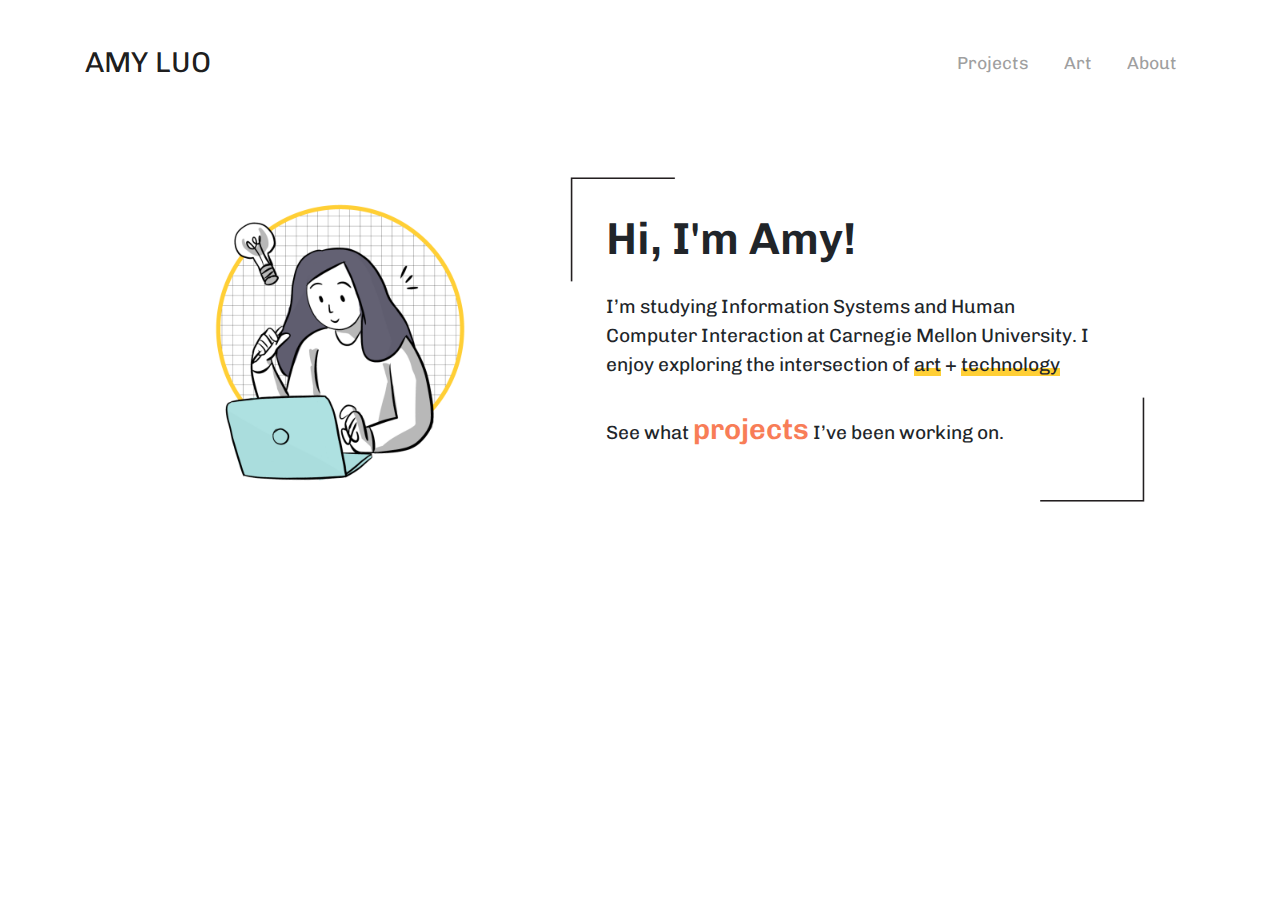
<file: index.html>
<!doctype html>
<html lang="en">

<head>
    <!-- Required meta tags -->
    <meta charset="utf-8">
    <meta name="viewport" content="width=device-width, initial-scale=1, shrink-to-fit=no">

    <!-- Bootstrap CSS -->
    <link rel="stylesheet" href="https://stackpath.bootstrapcdn.com/bootstrap/4.3.1/css/bootstrap.min.css"
        integrity="sha384-ggOyR0iXCbMQv3Xipma34MD+dH/1fQ784/j6cY/iJTQUOhcWr7x9JvoRxT2MZw1T" crossorigin="anonymous">
    <!--External CSS-->
    <link rel="stylesheet" href="css/styles.css">

    <!-- Import Fonts -->
    <link
        href="https://fonts.googleapis.com/css2?family=Chivo:ital,wght@0,300;0,400;0,700;1,300&family=Share+Tech&display=swap"
        rel="stylesheet">

    <title>Portfolio</title>
</head>

<body>
    <!--Navigation Bar-->
    <div class="container">
        <nav class="navbar navbar-expand-lg navbar-light p-0">
            <a class="navbar-brand" href="index.html">AMY LUO</a>
            <button class="navbar-toggler" type="button" data-toggle="collapse" data-target="#navbarNavAltMarkup"
                aria-controls="navbarNavAltMarkup" aria-expanded="false" aria-label="Toggle navigation">
                <span class="navbar-toggler-icon"></span>
            </button>
            <div class="collapse navbar-collapse" id="navbarNavAltMarkup">
                <div class="navbar-nav ml-auto">
                    <a class="nav-item pg-link" href="projects.html">Projects</a>
                    <a class="nav-item pg-link" href="art.html">Art</a>
                    <a class="nav-item pg-link" href="about.html">About</a>
                </div>
            </div>

        </nav>
    </div>

    <!--Content-->
    <div id="landing" class="container">
        <div class="row p-5">
            <div class="col-md-5 col-sm-12">
                <img id="landing-icon" src="images/profile.png" alt="Landing Icon">
            </div>
            <div class="col-md-7 col-sm-12">
                <div id="landing-text">
                    <h1>Hi, I'm Amy!</h1>

                    <p>I’m studying Information Systems and
                        Human Computer Interaction at Carnegie Mellon University.
                        I enjoy exploring the intersection of <span class="highlight">art</span> + <span
                            class="highlight">technology</span> <br /><br />
                        See what <a class="bold" href="projects.html">projects</a> I’ve been working on.</p>

                    <img id="top-corner" src="images/top-corner.png" alt="top border">
                    <img id="bottom-corner" src="images/bottom-corner.png" alt="bottom border">
                </div>
            </div>
        </div>

        <!-- Optional JavaScript -->
        <!-- jQuery first, then Popper.js, then Bootstrap JS -->
        <script src="https://code.jquery.com/jquery-3.3.1.slim.min.js"
            integrity="sha384-q8i/X+965DzO0rT7abK41JStQIAqVgRVzpbzo5smXKp4YfRvH+8abtTE1Pi6jizo"
            crossorigin="anonymous"></script>
        <script src="https://cdnjs.cloudflare.com/ajax/libs/popper.js/1.14.7/umd/popper.min.js"
            integrity="sha384-UO2eT0CpHqdSJQ6hJty5KVphtPhzWj9WO1clHTMGa3JDZwrnQq4sF86dIHNDz0W1"
            crossorigin="anonymous"></script>
        <script src="https://stackpath.bootstrapcdn.com/bootstrap/4.3.1/js/bootstrap.min.js"
            integrity="sha384-JjSmVgyd0p3pXB1rRibZUAYoIIy6OrQ6VrjIEaFf/nJGzIxFDsf4x0xIM+B07jRM"
            crossorigin="anonymous"></script>
</body>

</html>
</file>
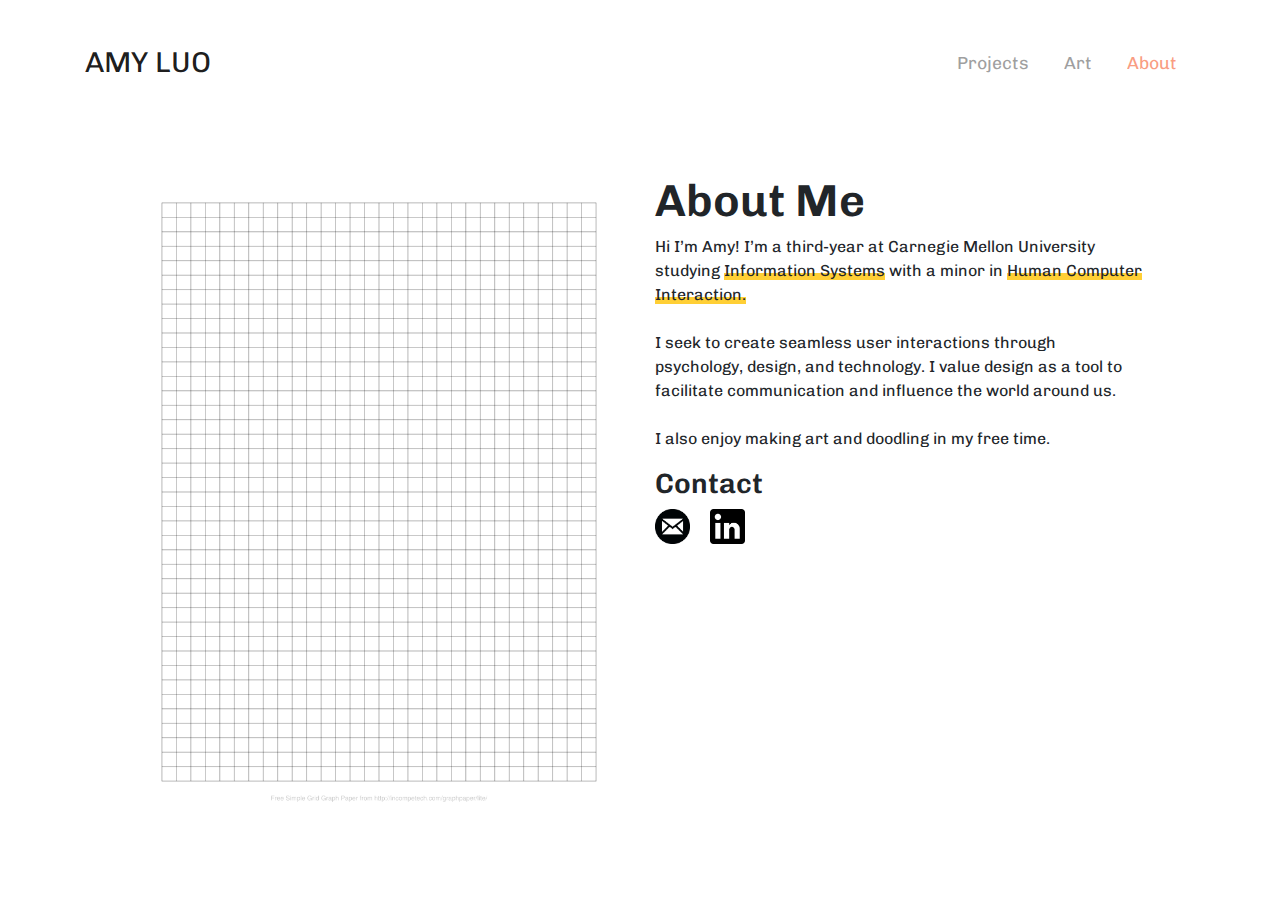
<file: about.html>
<!doctype html>
<html lang="en">

<head>
    <!-- Required meta tags -->
    <meta charset="utf-8">
    <meta name="viewport" content="width=device-width, initial-scale=1, shrink-to-fit=no">

    <!-- Bootstrap CSS -->
    <link rel="stylesheet" href="https://stackpath.bootstrapcdn.com/bootstrap/4.3.1/css/bootstrap.min.css"
        integrity="sha384-ggOyR0iXCbMQv3Xipma34MD+dH/1fQ784/j6cY/iJTQUOhcWr7x9JvoRxT2MZw1T" crossorigin="anonymous">
    <!--External CSS-->
    <link rel="stylesheet" href="css/styles.css">

    <!-- Import Fonts -->
    <link
        href="https://fonts.googleapis.com/css2?family=Chivo:ital,wght@0,300;0,400;0,700;1,300&family=Share+Tech&display=swap"
        rel="stylesheet">

    <title>About</title>
</head>

<body>
    <!--Navigation Bar-->
    <div class="container">
        <nav class="navbar navbar-expand-lg navbar-light p-0">
            <a class="navbar-brand" href="index.html">AMY LUO</a>
            <button class="navbar-toggler" type="button" data-toggle="collapse" data-target="#navbarNavAltMarkup"
                aria-controls="navbarNavAltMarkup" aria-expanded="false" aria-label="Toggle navigation">
                <span class="navbar-toggler-icon"></span>
            </button>
            <div class="collapse navbar-collapse" id="navbarNavAltMarkup">
                <div class="navbar-nav ml-auto">
                    <a class="nav-item pg-link" href="projects.html">Projects</a>
                    <a class="nav-item pg-link" href="art.html">Art</a>
                    <a class="nav-item pg-link active" href="about.html">About</a>
                </div>
            </div>

        </nav>
    </div>

    <!--Content-->
    <div id="about" class="container">
        <div class="row p-5">
            <div class="col-md-6 col-sm-12">
                <img id="about-img" src="images/graphpaper.png" alt="profile">
            </div>
            <div class="col-md-6 col-sm-12">
                <h1>About Me</h1>

                <p>

                    Hi I’m Amy! I’m a third-year at Carnegie Mellon University studying <span class="highlight">Information Systems</span> with a minor
                    in <span class="highlight">Human Computer Interaction. </span><br><br>

                    I seek to create seamless user interactions through psychology, design, and technology. I value
                    design as a tool to facilitate communication and influence the world around us. <br><br>

                    I also enjoy making art and doodling in my free time. </p>

                <h3>Contact</h3>
                <a href="mailto:amyluo1999@gmail.com"><img class="contact-icon" src="images/email.png" alt="Email Icon"></a>
                <a href="https://www.linkedin.com/in/amy-luo-056bb814a/" target="_blank"><img class="contact-icon" src="images/linkedin.png" alt="LinkedIn Icon"></a>
                

            </div>
        </div>

        <!-- Optional JavaScript -->
        <!-- jQuery first, then Popper.js, then Bootstrap JS -->
        <script src="https://code.jquery.com/jquery-3.3.1.slim.min.js"
            integrity="sha384-q8i/X+965DzO0rT7abK41JStQIAqVgRVzpbzo5smXKp4YfRvH+8abtTE1Pi6jizo"
            crossorigin="anonymous"></script>
        <script src="https://cdnjs.cloudflare.com/ajax/libs/popper.js/1.14.7/umd/popper.min.js"
            integrity="sha384-UO2eT0CpHqdSJQ6hJty5KVphtPhzWj9WO1clHTMGa3JDZwrnQq4sF86dIHNDz0W1"
            crossorigin="anonymous"></script>
        <script src="https://stackpath.bootstrapcdn.com/bootstrap/4.3.1/js/bootstrap.min.js"
            integrity="sha384-JjSmVgyd0p3pXB1rRibZUAYoIIy6OrQ6VrjIEaFf/nJGzIxFDsf4x0xIM+B07jRM"
            crossorigin="anonymous"></script>
</body>

</html>
</file>
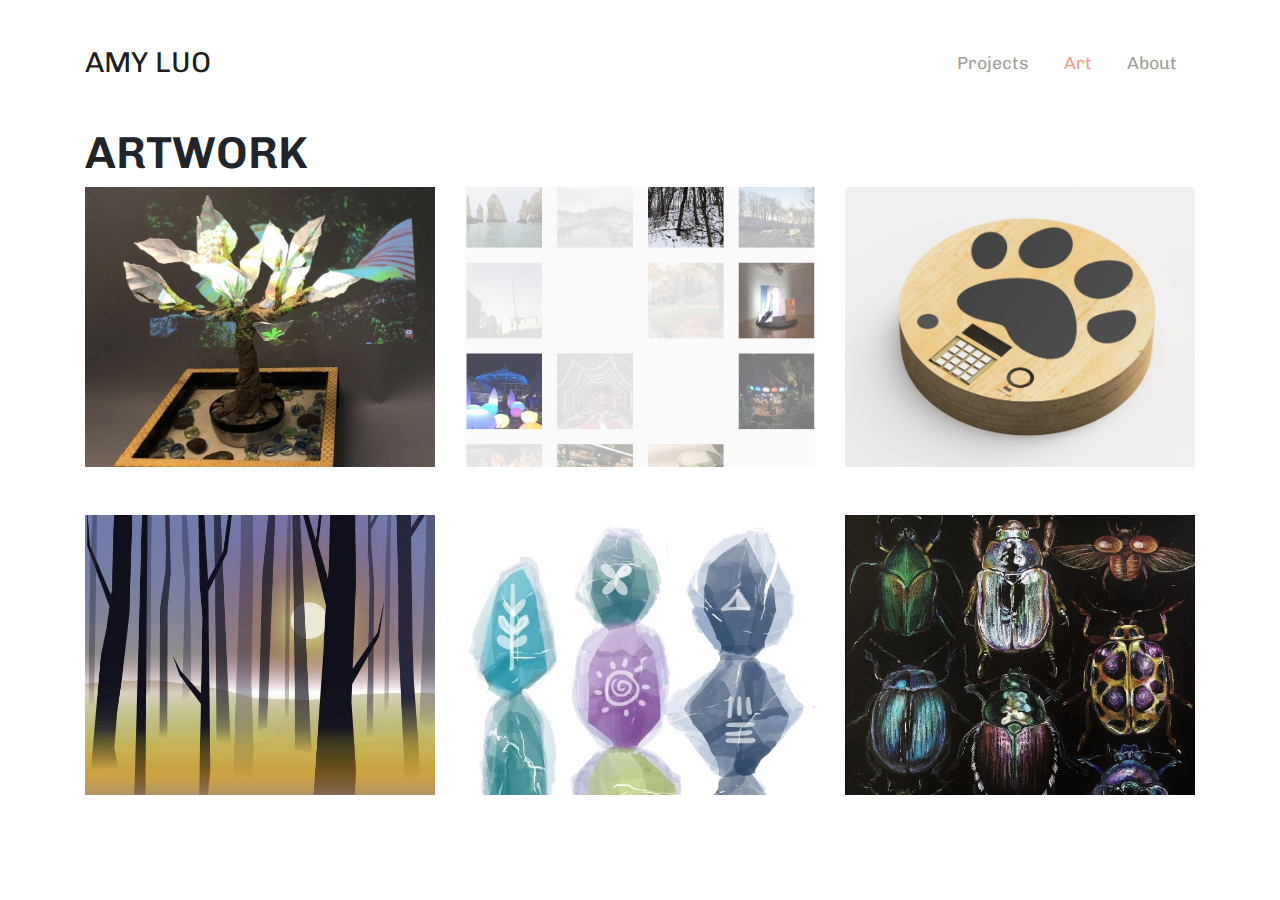
<file: art.html>
<!doctype html>
<html lang="en">

<head>
    <!-- Required meta tags -->
    <meta charset="utf-8">
    <meta name="viewport" content="width=device-width, initial-scale=1, shrink-to-fit=no">

    <!-- Bootstrap CSS -->
    <link rel="stylesheet" href="https://stackpath.bootstrapcdn.com/bootstrap/4.3.1/css/bootstrap.min.css"
        integrity="sha384-ggOyR0iXCbMQv3Xipma34MD+dH/1fQ784/j6cY/iJTQUOhcWr7x9JvoRxT2MZw1T" crossorigin="anonymous">
    <!--External CSS-->
    <link rel="stylesheet" href="css/styles.css">

    <!-- Import Fonts -->
    <link
        href="https://fonts.googleapis.com/css2?family=Chivo:ital,wght@0,300;0,400;0,700;1,300&family=Share+Tech&display=swap"
        rel="stylesheet">

    <title>Art</title>
</head>

<body>
    <!--Navigation Bar-->
    <div class="container">
        <nav class="navbar navbar-expand-lg navbar-light p-0">
            <a class="navbar-brand" href="index.html">AMY LUO</a>
            <button class="navbar-toggler" type="button" data-toggle="collapse" data-target="#navbarNavAltMarkup"
                aria-controls="navbarNavAltMarkup" aria-expanded="false" aria-label="Toggle navigation">
                <span class="navbar-toggler-icon"></span>
            </button>
            <div class="collapse navbar-collapse" id="navbarNavAltMarkup">
                <div class="navbar-nav ml-auto">
                    <a class="nav-item pg-link" href="projects.html">Projects</a>
                    <a class="nav-item pg-link active" href="art.html">Art</a>
                    <a class="nav-item pg-link" href="about.html">About</a>
                </div>
            </div>

        </nav>
    </div>

    <!--Content-->
    <div id="art" class="container">
        <h1>ARTWORK</h1>
        <!--<h2>CREATIVE COMPUTING</h2>-->
        <div class="row">

            <div class="col-md-4 col-sm-12">
                <a target="_blank" href="http://ideate.xsead.cmu.edu/gallery/projects/memory-island">
                    <div class="img-card-art">
                        <div class="img-wrapper">
                            <img src="images/creative computing/memory-island-thumbnail1.jpeg" alt="Memory Island">
                            <div class="overlay">
                                <div class="text">Memory Island</div>
                            </div>
                        </div>
                    </div>
                </a>
            </div>
            <div class="col-md-4 col-sm-12">
                <a target="_blank"
                    href="http://ideate.xsead.cmu.edu/gallery/projects/fading-photo-album-7fe73b63-a569-40fc-8ad3-ff1c6d61d256">
                    <div class="img-card-art">
                        <div class="img-wrapper">
                            <img src="images/creative computing/fading-album-thumbnail1.png" alt="Fading Album">
                            <div class="overlay">
                                <div class="text">Fading Album</div>
                            </div>
                        </div>
                    </div>
                </a>
            </div>
            <div class="col-md-4 col-sm-12">
                <a target="_blank"
                    href="https://courses.ideate.cmu.edu/60-223/s2020/work/dog-trainer-by-team-cynthia-final-documentation/">
                    <div class="img-card-art">
                        <div class="img-wrapper">
                            <img src="images/creative computing/dog-trainer-thumbnail1.png" alt="Dog Trainer">
                            <div class="overlay">
                                <div class="text">Dog Trainer</div>
                            </div>
                        </div>
                    </div>
                </a>
            </div>
        </div>

        <!--<h2>MEDIA ART</h2>-->
        <div class="row">
            <div class="col-md-4 col-sm-12">
                <a href="vector.html">
                    <div class="img-card-art">
                        <div class="img-wrapper">
                            <img src="images/vector art/vectorart.jpg" alt="Vector Graphics">
                            <div class="overlay">
                                <div class="text">Vector Graphics</div>
                            </div>
                        </div>
                    </div>
                </a>
            </div>
            <div class="col-md-4 col-sm-12">
                <a href="digital.html">
                    <div class="img-card-art">
                        <div class="img-wrapper">
                            <img src="images/digital art/rockstack1.jpg" alt="Digital Art">
                            <div class="overlay">
                                <div class="text">Digital Art</div>
                            </div>
                        </div>
                    </div>
                </a>
            </div>
            <div class="col-md-4 col-sm-12">
                <a href="traditional.html">
                <div class="img-card-art">
                    <div class="img-wrapper">
                        <img src="images/traditional art/bugs1.jpg" alt="Traditional Art">
                        <div class="overlay">
                            <div class="text">Traditional Art</div>
                        </div>
                    </div>
                    <!--<div class="card-art-label">Traditional</div>-->
                </div>
                </a>
            </div>
        </div>


    </div>

    <!-- Optional JavaScript -->
    <!-- jQuery first, then Popper.js, then Bootstrap JS -->
    <script src="https://code.jquery.com/jquery-3.3.1.slim.min.js"
        integrity="sha384-q8i/X+965DzO0rT7abK41JStQIAqVgRVzpbzo5smXKp4YfRvH+8abtTE1Pi6jizo"
        crossorigin="anonymous"></script>
    <script src="https://cdnjs.cloudflare.com/ajax/libs/popper.js/1.14.7/umd/popper.min.js"
        integrity="sha384-UO2eT0CpHqdSJQ6hJty5KVphtPhzWj9WO1clHTMGa3JDZwrnQq4sF86dIHNDz0W1"
        crossorigin="anonymous"></script>
    <script src="https://stackpath.bootstrapcdn.com/bootstrap/4.3.1/js/bootstrap.min.js"
        integrity="sha384-JjSmVgyd0p3pXB1rRibZUAYoIIy6OrQ6VrjIEaFf/nJGzIxFDsf4x0xIM+B07jRM"
        crossorigin="anonymous"></script>
</body>

</html>
</file>
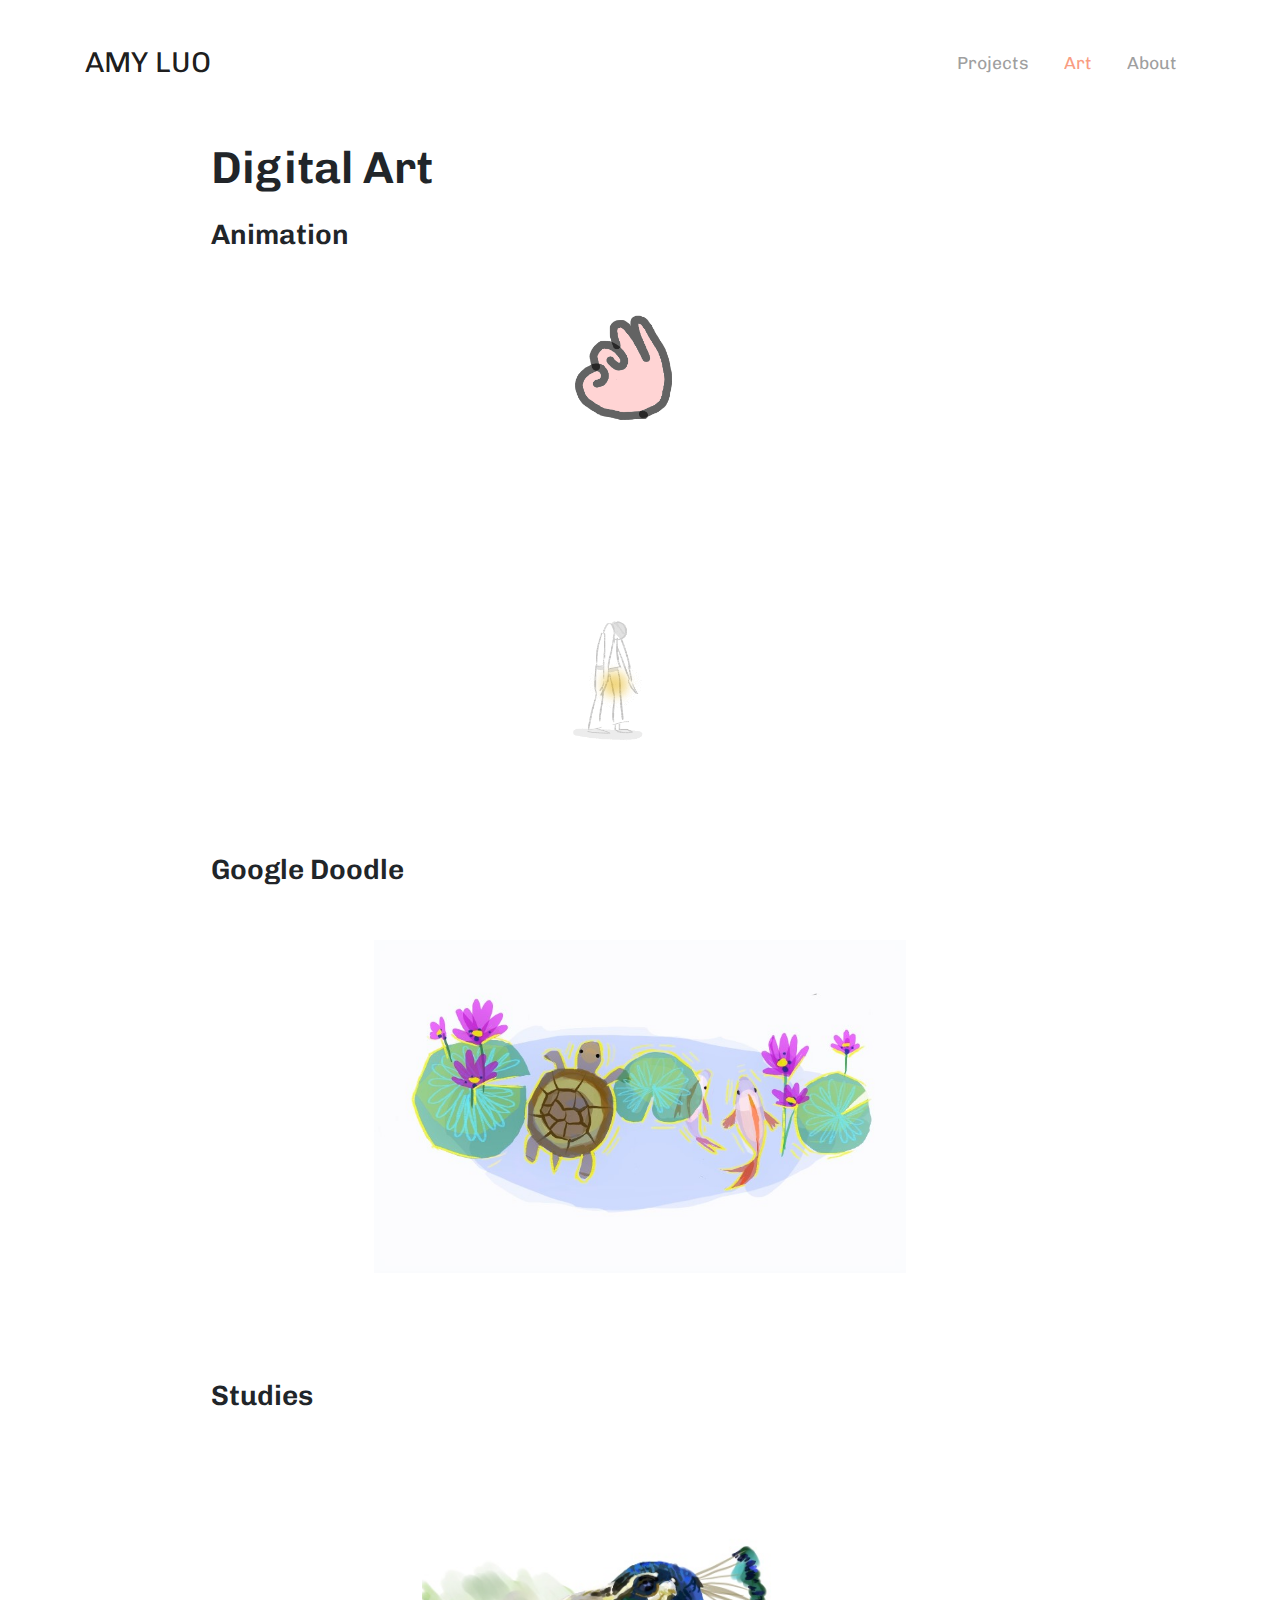
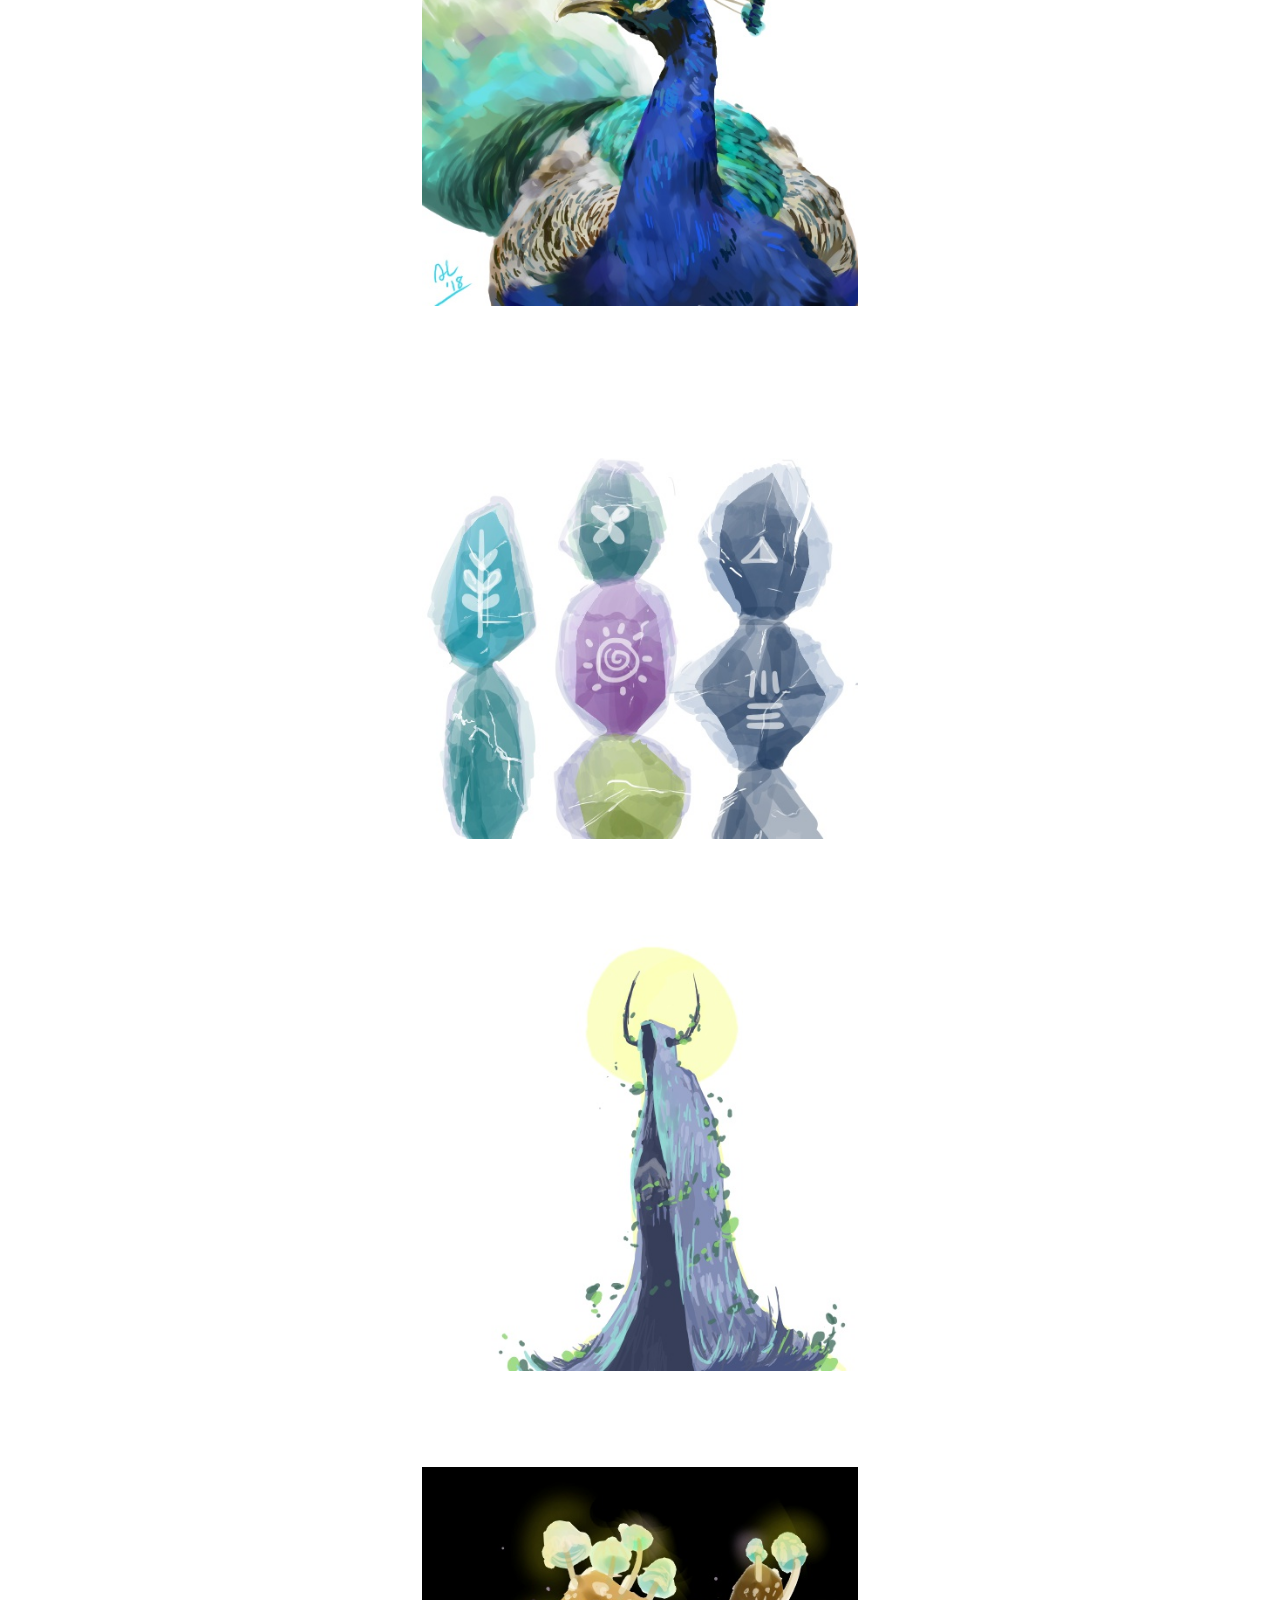
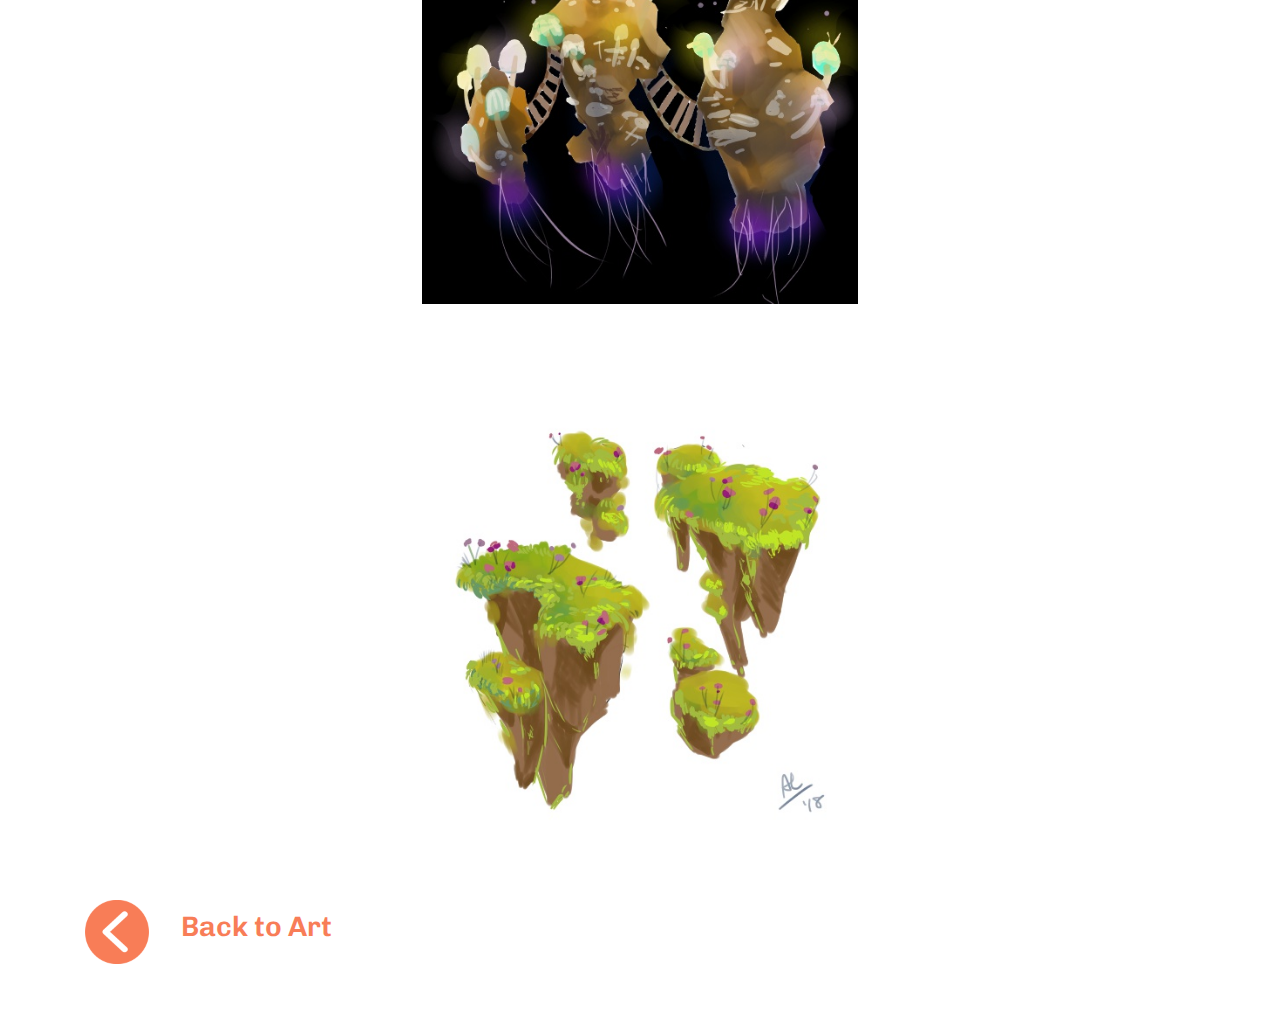
<file: digital.html>
<!doctype html>
<html lang="en">

<head>
    <!-- Required meta tags -->
    <meta charset="utf-8">
    <meta name="viewport" content="width=device-width, initial-scale=1, shrink-to-fit=no">

    <!-- Bootstrap CSS -->
    <link rel="stylesheet" href="https://stackpath.bootstrapcdn.com/bootstrap/4.3.1/css/bootstrap.min.css"
        integrity="sha384-ggOyR0iXCbMQv3Xipma34MD+dH/1fQ784/j6cY/iJTQUOhcWr7x9JvoRxT2MZw1T" crossorigin="anonymous">
    <!--External CSS-->
    <link rel="stylesheet" href="css/styles.css">

    <!-- Import Fonts -->
    <link
        href="https://fonts.googleapis.com/css2?family=Chivo:ital,wght@0,300;0,400;0,700;1,300&family=Share+Tech&display=swap"
        rel="stylesheet">

    <title>Art</title>
</head>

<body>
    <!--Navigation Bar-->
    <div class="container">
        <nav class="navbar navbar-expand-lg navbar-light p-0">
            <a class="navbar-brand" href="index.html">AMY LUO</a>
            <button class="navbar-toggler" type="button" data-toggle="collapse" data-target="#navbarNavAltMarkup"
                aria-controls="navbarNavAltMarkup" aria-expanded="false" aria-label="Toggle navigation">
                <span class="navbar-toggler-icon"></span>
            </button>
            <div class="collapse navbar-collapse" id="navbarNavAltMarkup">
                <div class="navbar-nav ml-auto">
                    <a class="nav-item pg-link" href="projects.html">Projects</a>
                    <a class="nav-item pg-link active" href="art.html">Art</a>
                    <a class="nav-item pg-link" href="about.html">About</a>
                </div>
            </div>

        </nav>
    </div>

    <div class="container">
        <!--<ul class="breadcrumb">
            <li><a href="art.html">Art</a></li>
            <li>Vector Graphics</li>
        </ul>-->

        <div class="project-wrapper">

            <div class="row"></div>
            <h1 class="col">Digital Art</h1>

            <div class="padding-sm">
                <h3 class="col">Animation</h3>
                <img class="img-xs" src="images/digital art/hand.gif" alt="hand">
                <img class="img-xs" src="images/digital art/sun.gif" alt="sun">
            </div>

            <div class="margin-lg">
                <h3 class="col">Google Doodle</h3>
                <img class="img-sm padding-lg" src="images/digital art/doodle.jpg" alt="google doodle">
            </div>

            <div class="padding-sm">
                <h3 class="col">Studies</h3>
                <img class="img-sm p-5" src="images/digital art/peacock.jpg" alt="peacock">
                <img class="img-sm p-5" src="images/digital art/rockstack.jpg" alt="rock stack">
                <img class="img-sm p-5" src="images/digital art/waterman.jpg" alt="water man">
                <img class="img-sm p-5" src="images/digital art/mushrooms.jpg" alt="mushrooms">
                <img class="img-sm p-5" src="images/digital art/islands.jpg" alt="islands">
            </div>

        </div>

        <a class="back-button" href="art.html">
            <img class="back-icon" src="images/back-button.png" alt="back to art">
            <h3 class="back-text">Back to Art</h3>
        </a>



    </div>
    </div>

    <!-- Optional JavaScript -->
    <!-- jQuery first, then Popper.js, then Bootstrap JS -->
    <script src="https://code.jquery.com/jquery-3.3.1.slim.min.js"
        integrity="sha384-q8i/X+965DzO0rT7abK41JStQIAqVgRVzpbzo5smXKp4YfRvH+8abtTE1Pi6jizo"
        crossorigin="anonymous"></script>
    <script src="https://cdnjs.cloudflare.com/ajax/libs/popper.js/1.14.7/umd/popper.min.js"
        integrity="sha384-UO2eT0CpHqdSJQ6hJty5KVphtPhzWj9WO1clHTMGa3JDZwrnQq4sF86dIHNDz0W1"
        crossorigin="anonymous"></script>
    <script src="https://stackpath.bootstrapcdn.com/bootstrap/4.3.1/js/bootstrap.min.js"
        integrity="sha384-JjSmVgyd0p3pXB1rRibZUAYoIIy6OrQ6VrjIEaFf/nJGzIxFDsf4x0xIM+B07jRM"
        crossorigin="anonymous"></script>
</body>

</html>
</file>
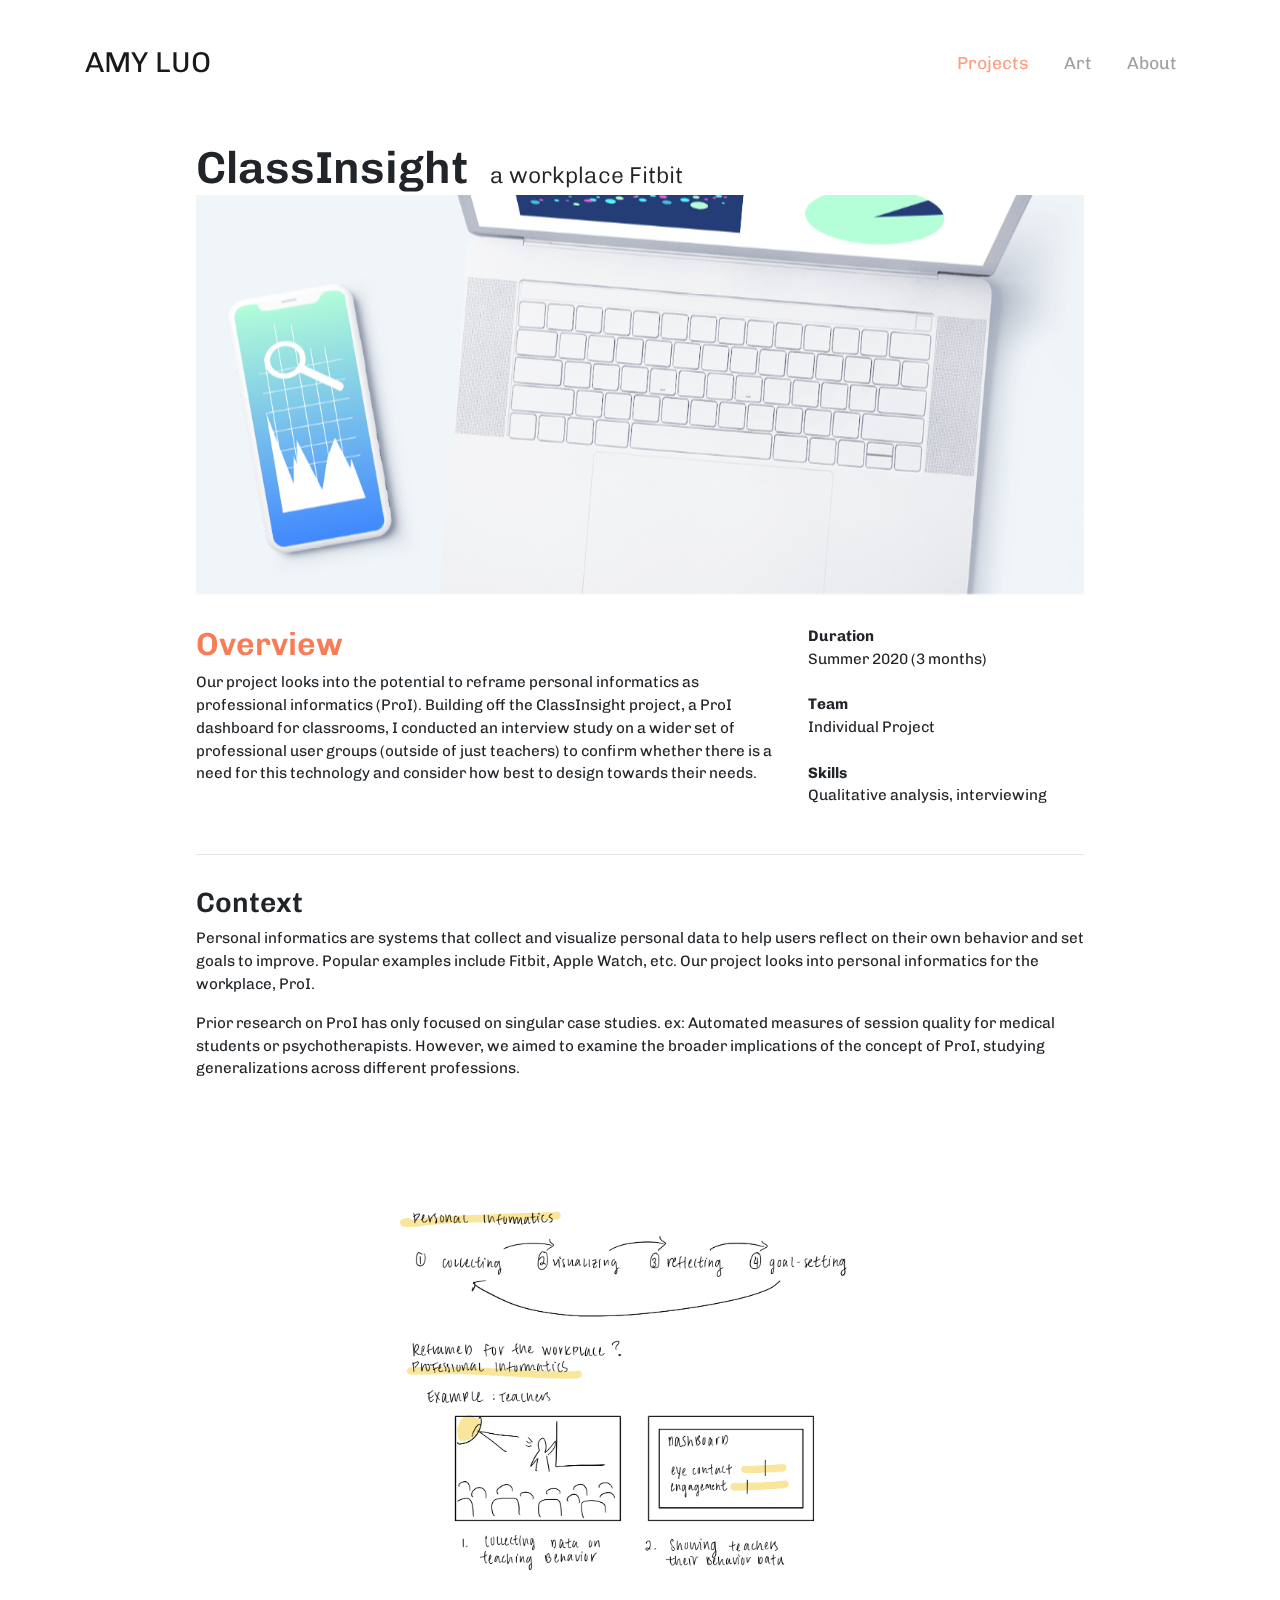
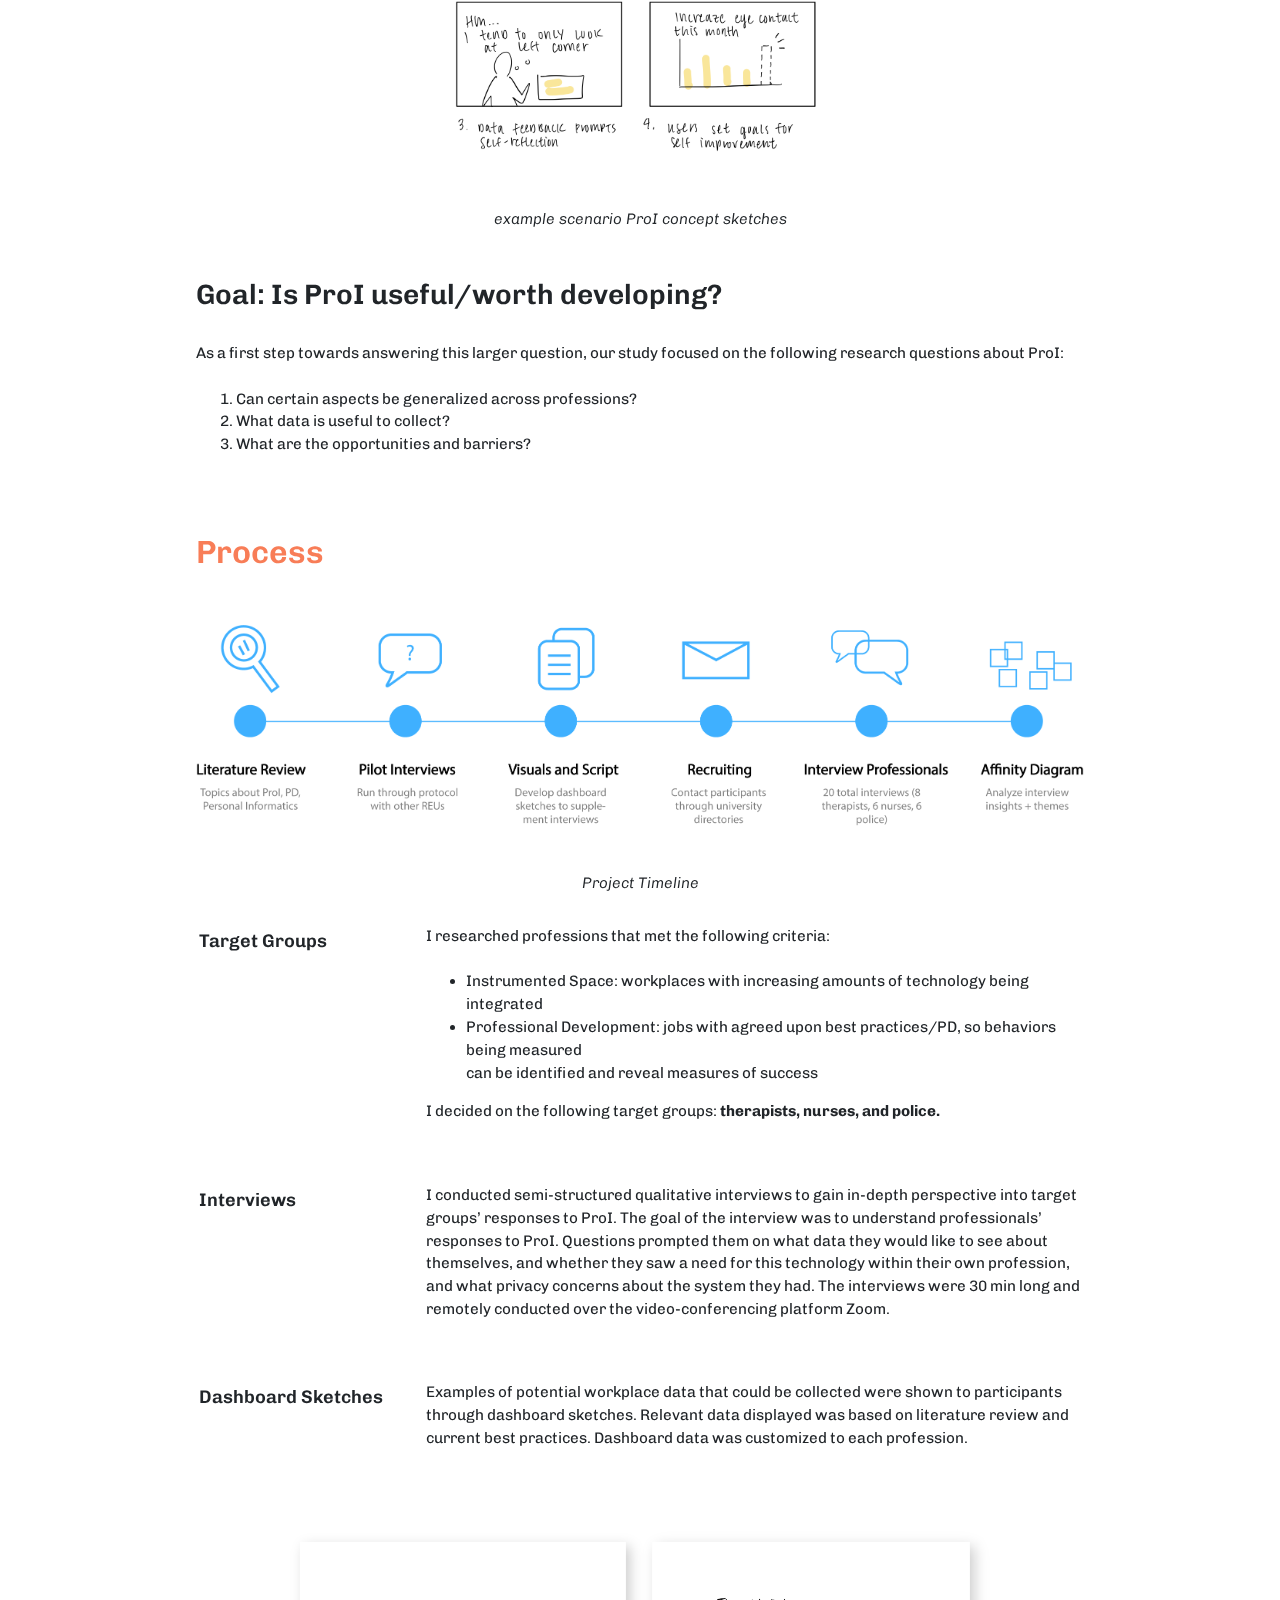
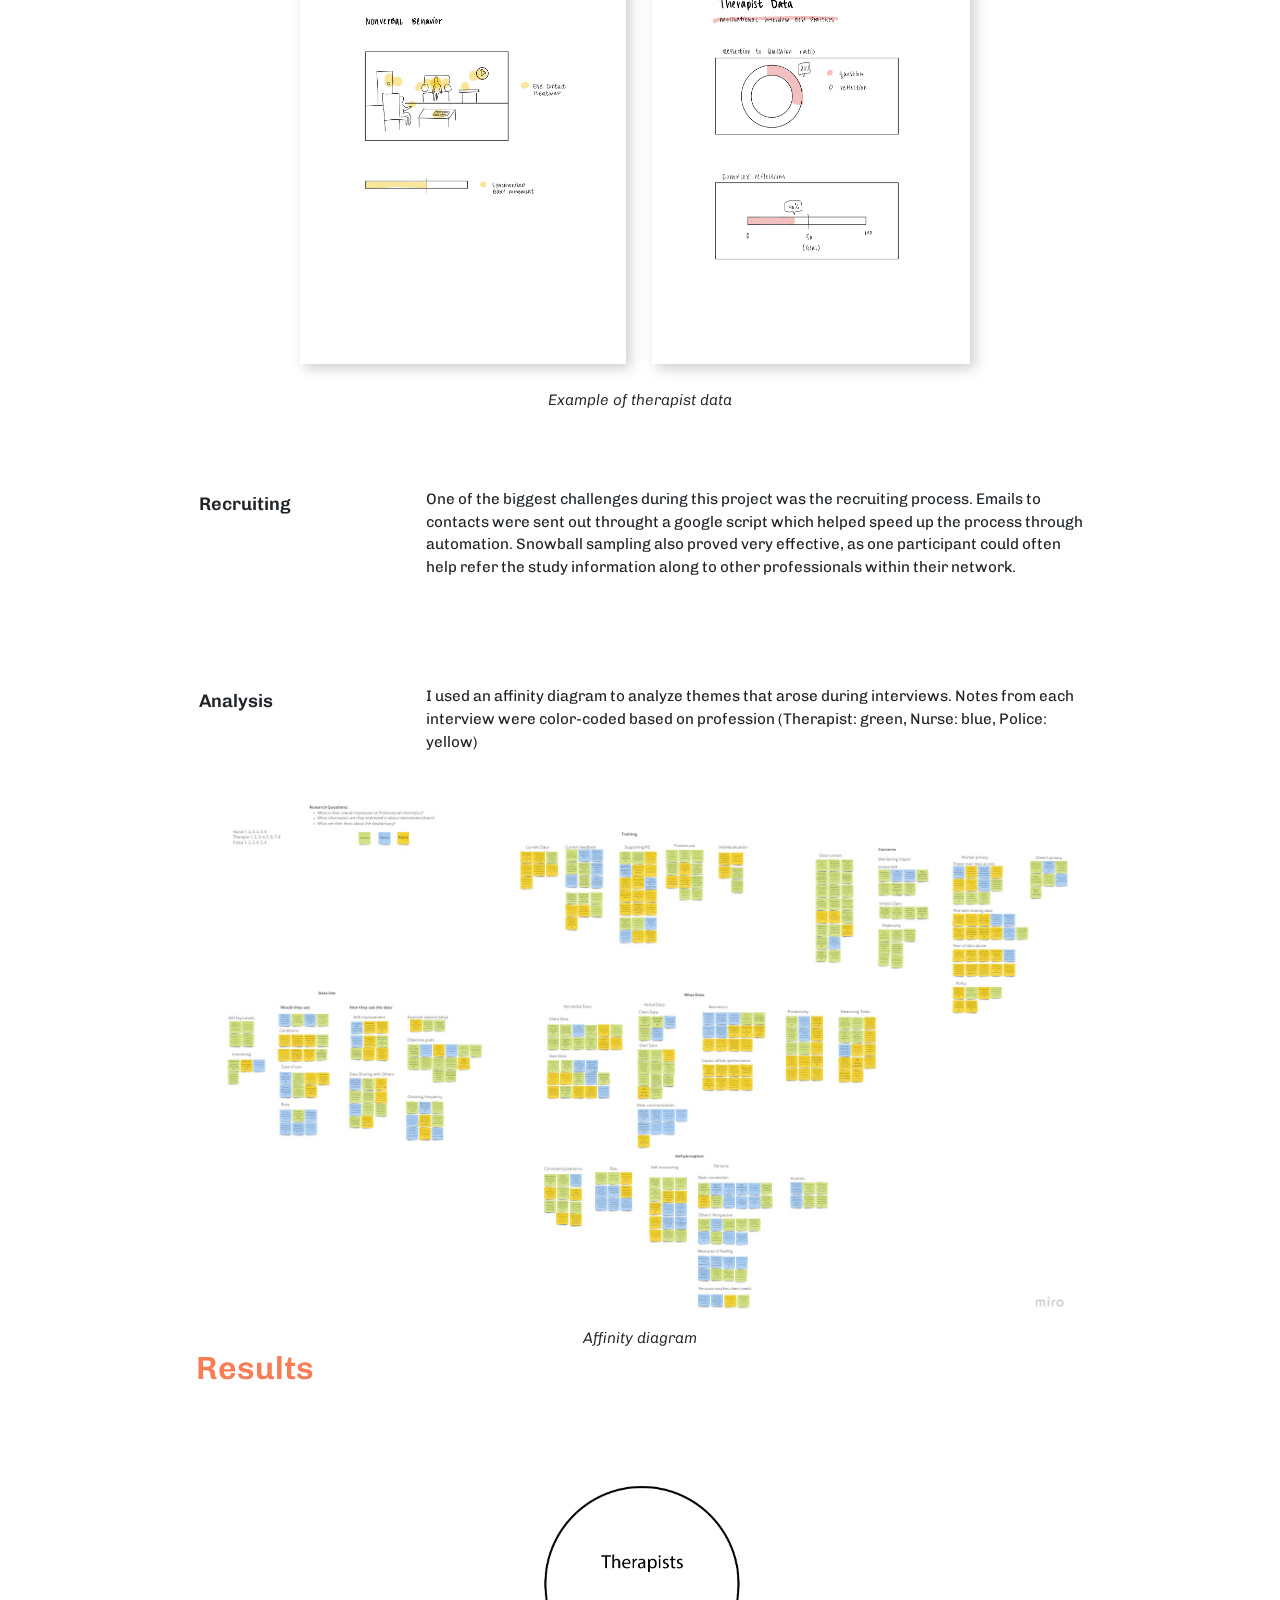
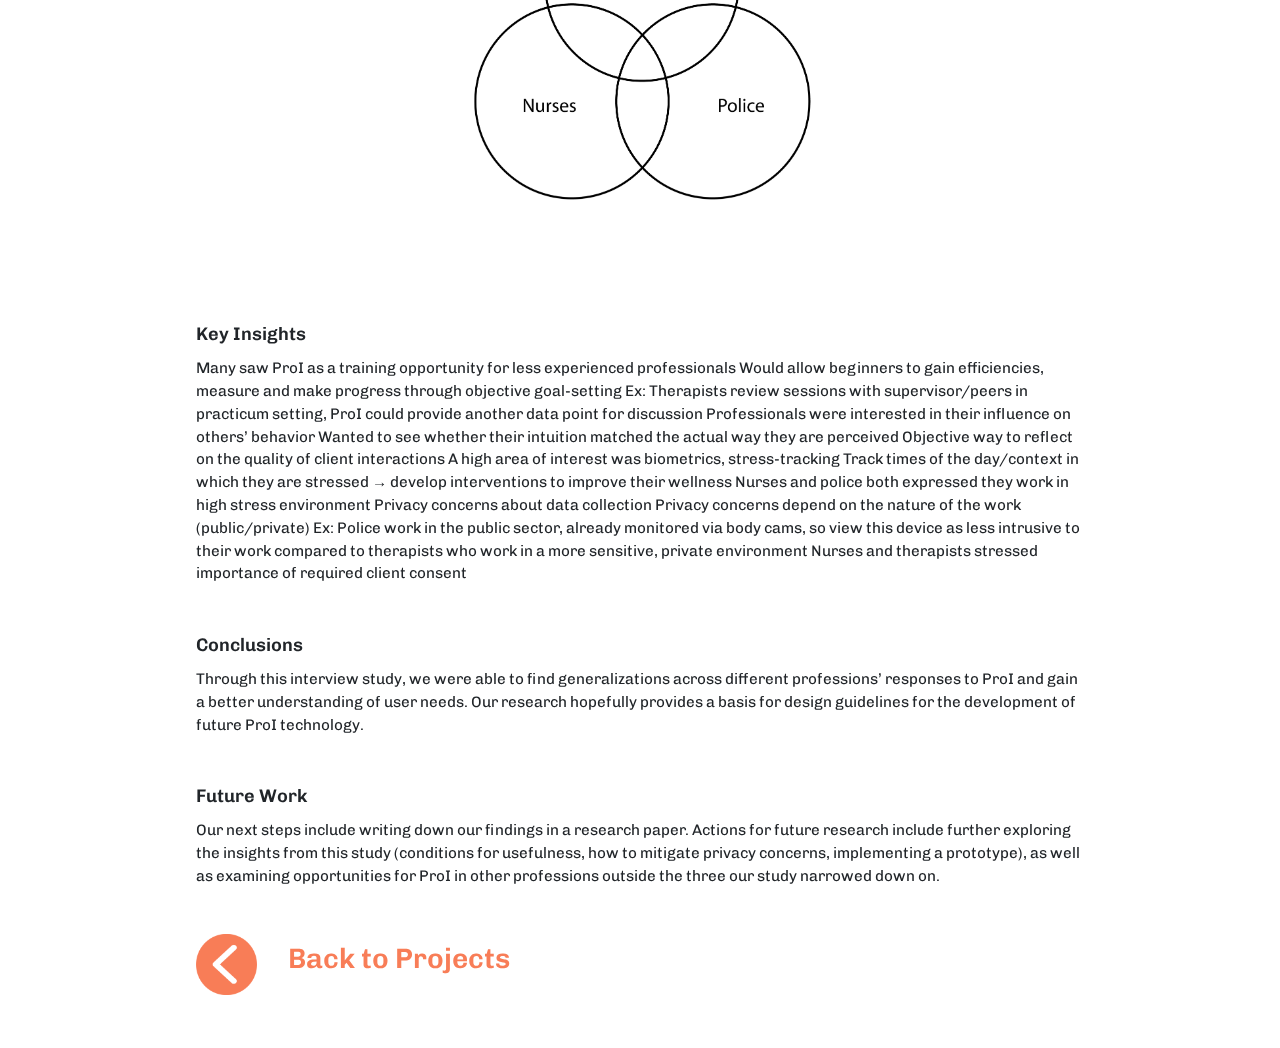
<file: insight.html>
<!doctype html>
<html lang="en">

<head>
    <!-- Required meta tags -->
    <meta charset="utf-8">
    <meta name="viewport" content="width=device-width, initial-scale=1, shrink-to-fit=no">

    <!-- Bootstrap CSS -->
    <link rel="stylesheet" href="https://stackpath.bootstrapcdn.com/bootstrap/4.3.1/css/bootstrap.min.css"
        integrity="sha384-ggOyR0iXCbMQv3Xipma34MD+dH/1fQ784/j6cY/iJTQUOhcWr7x9JvoRxT2MZw1T" crossorigin="anonymous">
    <!--External CSS-->
    <link rel="stylesheet" href="css/styles.css">

    <!-- Import Fonts -->
    <link
        href="https://fonts.googleapis.com/css2?family=Chivo:ital,wght@0,300;0,400;0,700;1,300&family=Share+Tech&display=swap"
        rel="stylesheet">

    <!--Import jQuery-->
    <script src="https://ajax.googleapis.com/ajax/libs/jquery/3.5.1/jquery.min.js"></script>
    <script src="js/parallax.js-1.5.0/parallax.js"></script>

    <title>Projects</title>
</head>

<body>
    <!--Navigation Bar-->
    <div class="container">
        <nav class="navbar navbar-expand-lg navbar-light p-0">
            <a class="navbar-brand" href="index.html">AMY LUO</a>
            <button class="navbar-toggler" type="button" data-toggle="collapse" data-target="#navbarNavAltMarkup"
                aria-controls="navbarNavAltMarkup" aria-expanded="false" aria-label="Toggle navigation">
                <span class="navbar-toggler-icon"></span>
            </button>
            <div class="collapse navbar-collapse" id="navbarNavAltMarkup">
                <div class="navbar-nav ml-auto">
                    <a class="nav-item pg-link active" href="projects.html">Projects</a>
                    <a class="nav-item pg-link" href="art.html">Art</a>
                    <a class="nav-item pg-link" href="about.html">About</a>
                </div>
            </div>

        </nav>
    </div>

    <div class="container">
        <div class="project-wrapper">
            <h1 class="project-title">ClassInsight</h1><span class="project-descrip">a workplace Fitbit</span>
            <div class="row">
                <div class="col-12">
                    <!--<img class="project-img" src="images/InSight/project-thumbnail.png" alt="thumbnail">-->
                    <div class="parallax-window" data-parallax="scroll"
                        data-image-src="images/InSight/project-thumbnail.png"></div>
                </div>
            </div>
            <div class="row">
                <div class="col-md-8 col-sm-12 margin-sm">
                    <h2>Overview</h2>
                    <p>Our project looks into the potential to reframe personal informatics as professional informatics
                        (ProI). Building off the ClassInsight project, a ProI dashboard for classrooms, I conducted an
                        interview study on a wider set of professional user groups (outside of just teachers) to confirm
                        whether there is a need for this technology and consider how best to design towards their needs.
                    </p>

                </div>
                <div class="col-md-4 col-sm-12 margin-sm">
                    <b>Duration</b><br>
                    Summer 2020 (3 months) <br><br>

                    <b>Team</b><br>
                    Individual Project<br><br>

                    <b>Skills</b><br>
                    Qualitative analysis, interviewing<br>
                </div>
            </div>
            <hr>

            <div class="padding-sm">
                <h3>Context</h3>
                <p>
                    Personal informatics are systems that collect and visualize personal data to help users reflect on
                    their own behavior and set goals to improve. Popular examples include Fitbit, Apple Watch, etc.
                    Our project looks into personal informatics for the workplace, ProI.</p>
                <p>

                    Prior research on ProI has only focused on singular case studies. ex: Automated measures of session
                    quality for medical students or psychotherapists. However, we aimed to examine the broader
                    implications of the concept of ProI, studying generalizations across different professions.

                </p>
                <img class="img-md" src="images/InSight/concept-sketch.png" alt="sketches">
                <div class="img-caption">example scenario ProI concept sketches</div>
            </div>

            <div class="padding-sm">
                <p>
                <h3>Goal: Is ProI useful/worth developing?</h3> <br />

                As a first step towards answering this larger question, our study focused on the following research
                questions about ProI: <br /> <br />
                <ol>

                    <li>Can certain aspects be generalized across professions?</li>
                    <li>What data is useful to collect?</li>
                    <li>What are the opportunities and barriers?</li>

                </ol>

                </p>
            </div>


            <div class="margin-lg">
                <h2>Process</h2>

                <img class="img-lg padding-lg" src="images/InSight/timeline.png" alt="timeline">
                <div class="img-caption">Project Timeline</div>

                <div class="row padding-sm">
                    <div class="side-title">
                        Target Groups
                    </div>
                    <div class="side-descrip">
                        I researched professions that met the following criteria: <br /><br />
                        <ul>
                            <li>Instrumented Space: workplaces with increasing amounts of technology being integrated
                            </li>
                            <li>Professional Development: jobs with agreed upon best practices/PD, so behaviors being
                                measured</li>
                            can be identified and reveal measures of success
                        </ul>

                        I decided on the following target groups: <b>therapists, nurses, and police.</b>
                    </div>
                </div>

                <div class="row padding-sm">
                    <div class="side-title">
                        Interviews
                    </div>
                    <div class="side-descrip">
                        I conducted semi-structured qualitative interviews to gain in-depth perspective into target
                        groups’ responses to ProI. The goal of the interview was to understand professionals’ responses
                        to ProI. Questions prompted them on what data they would like to see about themselves, and
                        whether they saw a need for this technology within their own profession, and what privacy
                        concerns about the system they had.
                        The interviews were 30 min long and remotely conducted over the video-conferencing platform
                        Zoom.

                    </div>
                </div>

                <div class="row padding-sm">
                    <div class="side-title">
                        Dashboard Sketches
                    </div>
                    <div class="side-descrip">
                        Examples of potential workplace data that could be collected were shown to participants through
                        dashboard sketches. Relevant data displayed was based on literature review and current best
                        practices. Dashboard data was customized to each profession.

                    </div>
                </div>
            </div>

            <img class="img-md" src="images/InSight/dashboards.png" alt="dashboards">
            <div class="img-caption">Example of therapist data</div>

            <div class="margin-lg">
                <div class="row padding-sm">
                    <div class="side-title">
                        Recruiting
                    </div>
                    <div class="side-descrip">
                        One of the biggest challenges during this project was the recruiting process. Emails to contacts
                        were sent out throught a google script which helped speed up the process through automation.
                        Snowball sampling also proved very effective, as one participant could often help refer the
                        study information along to other professionals within their network.
                    </div>
                </div>
            </div>

            <div class="row padding-sm">
                <div class="side-title">
                    Analysis
                </div>
                <div class="side-descrip">
                    I used an affinity diagram to analyze themes that arose during interviews. Notes from
                    each interview were color-coded based on profession (Therapist: green, Nurse: blue, Police: yellow)


                </div>
            </div>

            <img class="img-lg" src="images/InSight/affinity.jpg" alt="affinity diagram">
            <div class="img-caption">Affinity diagram</div>

            <h2>Results</h2>
            <img class="img-sm padding-lg" src="images/InSight/diagram.png" alt="venn diagram">

            <div class="row margin-sm">
                <div class="title">Key Insights</div>
                <p>Many saw ProI as a training opportunity for less experienced professionals
                    Would allow beginners to gain efficiencies, measure and make progress through objective goal-setting
                    Ex: Therapists review sessions with supervisor/peers in practicum setting, ProI could provide
                    another data point for discussion
                    Professionals were interested in their influence on others’ behavior
                    Wanted to see whether their intuition matched the actual way they are perceived
                    Objective way to reflect on the quality of client interactions
                    A high area of interest was biometrics, stress-tracking
                    Track times of the day/context in which they are stressed → develop interventions to improve their
                    wellness
                    Nurses and police both expressed they work in high stress environment
                    Privacy concerns about data collection
                    Privacy concerns depend on the nature of the work (public/private)
                    Ex: Police work in the public sector, already monitored via body cams, so view this device as less
                    intrusive to their work compared to therapists who work in a more sensitive, private environment
                    Nurses and therapists stressed importance of required client consent
                </p>

            </div>

            <div class="row margin-sm">
                <div class="title">Conclusions</div>
                <p>Through this interview study, we were able to find generalizations across different professions’
                    responses to ProI and gain a better understanding of user needs. Our research hopefully provides a
                    basis for design guidelines for the development of future ProI technology.</p>
            </div>


            <div class="row margin-sm">
                <div class="title">Future Work</div>
                <p>Our next steps include writing down our findings in a research paper. Actions for future research
                    include further exploring the insights from this study (conditions for usefulness, how to mitigate
                    privacy concerns, implementing a prototype), as well as examining opportunities for ProI in other
                    professions outside the three our study narrowed down on.
                </p>
            </div>

            <a class="back-button" href="projects.html">
                <img class="back-icon" src="images/back-button.png" alt="back to projects">
                <h3 class="back-text">Back to Projects</h3>
            </a>

        </div>
    </div>

    <!-- Optional JavaScript -->
    <!-- jQuery first, then Popper.js, then Bootstrap JS -->
    <script src="https://code.jquery.com/jquery-3.3.1.slim.min.js"
        integrity="sha384-q8i/X+965DzO0rT7abK41JStQIAqVgRVzpbzo5smXKp4YfRvH+8abtTE1Pi6jizo"
        crossorigin="anonymous"></script>
    <script src="https://cdnjs.cloudflare.com/ajax/libs/popper.js/1.14.7/umd/popper.min.js"
        integrity="sha384-UO2eT0CpHqdSJQ6hJty5KVphtPhzWj9WO1clHTMGa3JDZwrnQq4sF86dIHNDz0W1"
        crossorigin="anonymous"></script>
    <script src="https://stackpath.bootstrapcdn.com/bootstrap/4.3.1/js/bootstrap.min.js"
        integrity="sha384-JjSmVgyd0p3pXB1rRibZUAYoIIy6OrQ6VrjIEaFf/nJGzIxFDsf4x0xIM+B07jRM"
        crossorigin="anonymous"></script>
</body>

</html>
</file>
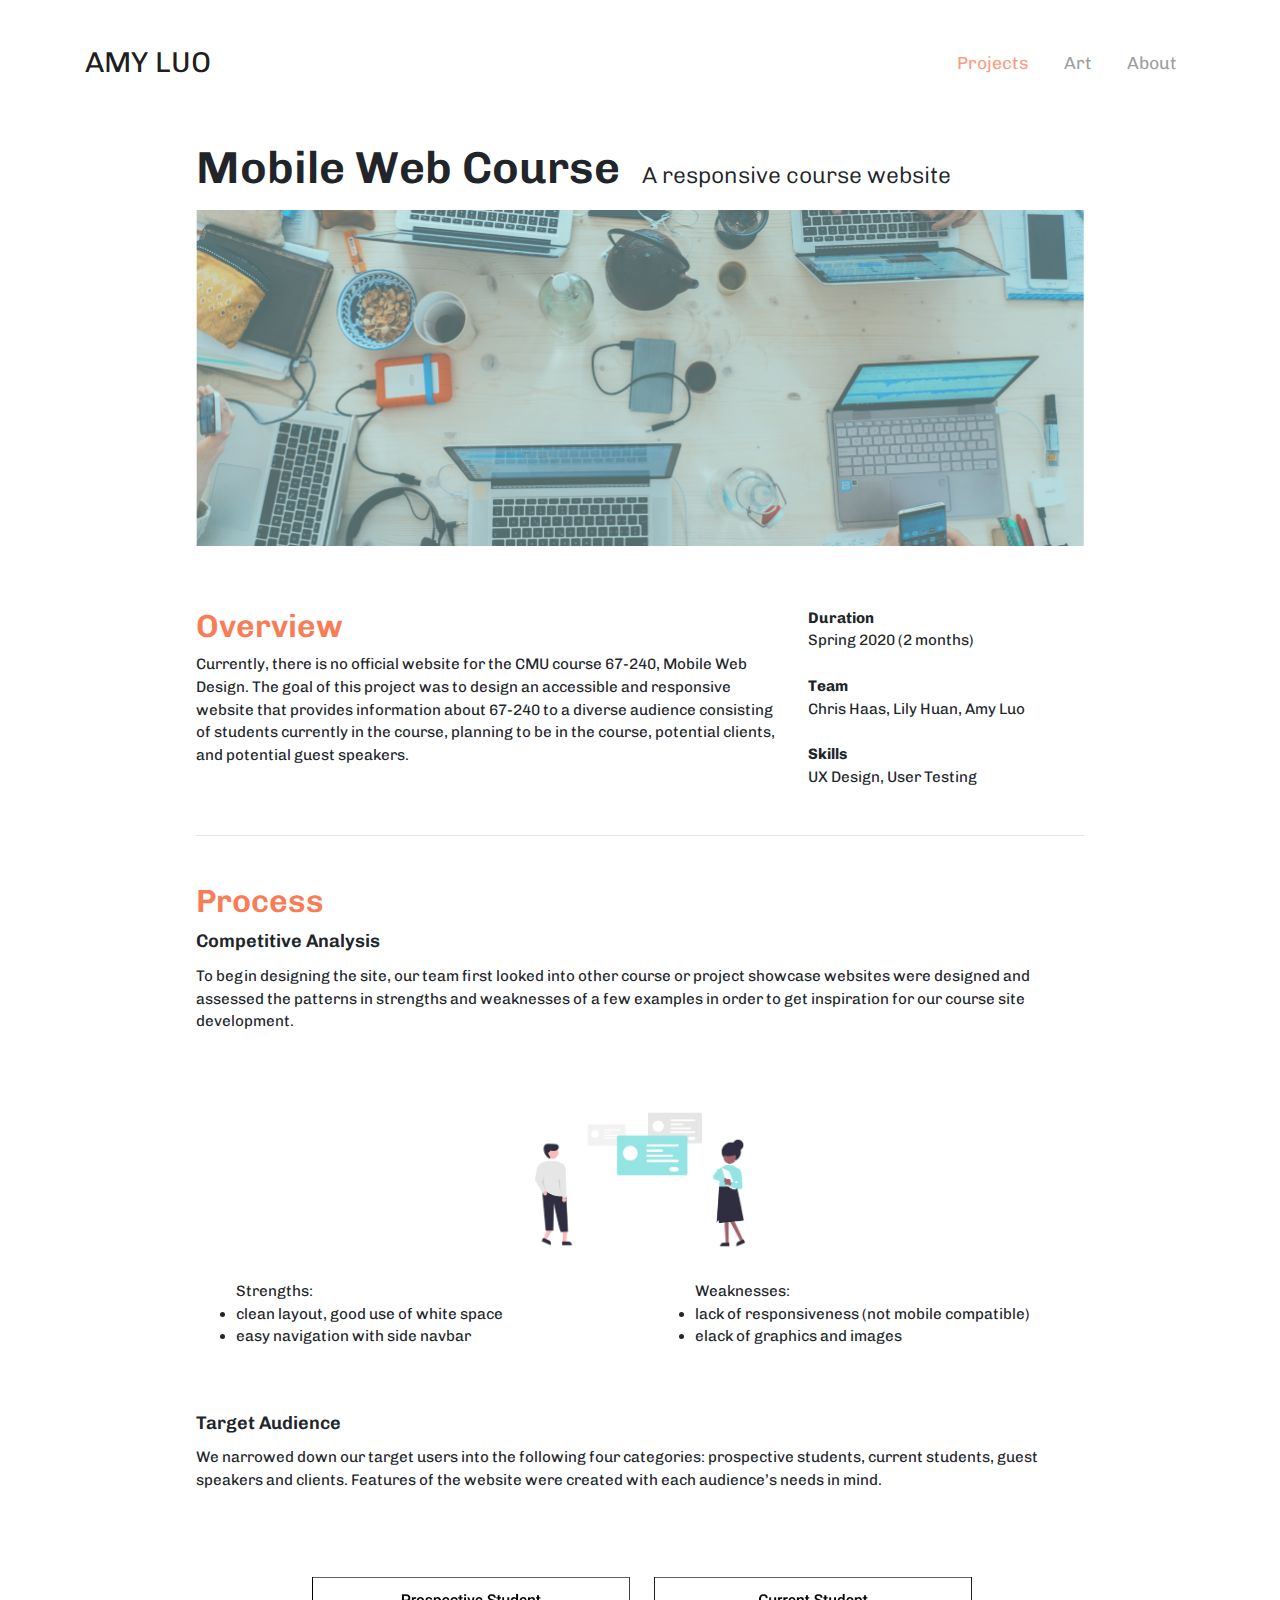
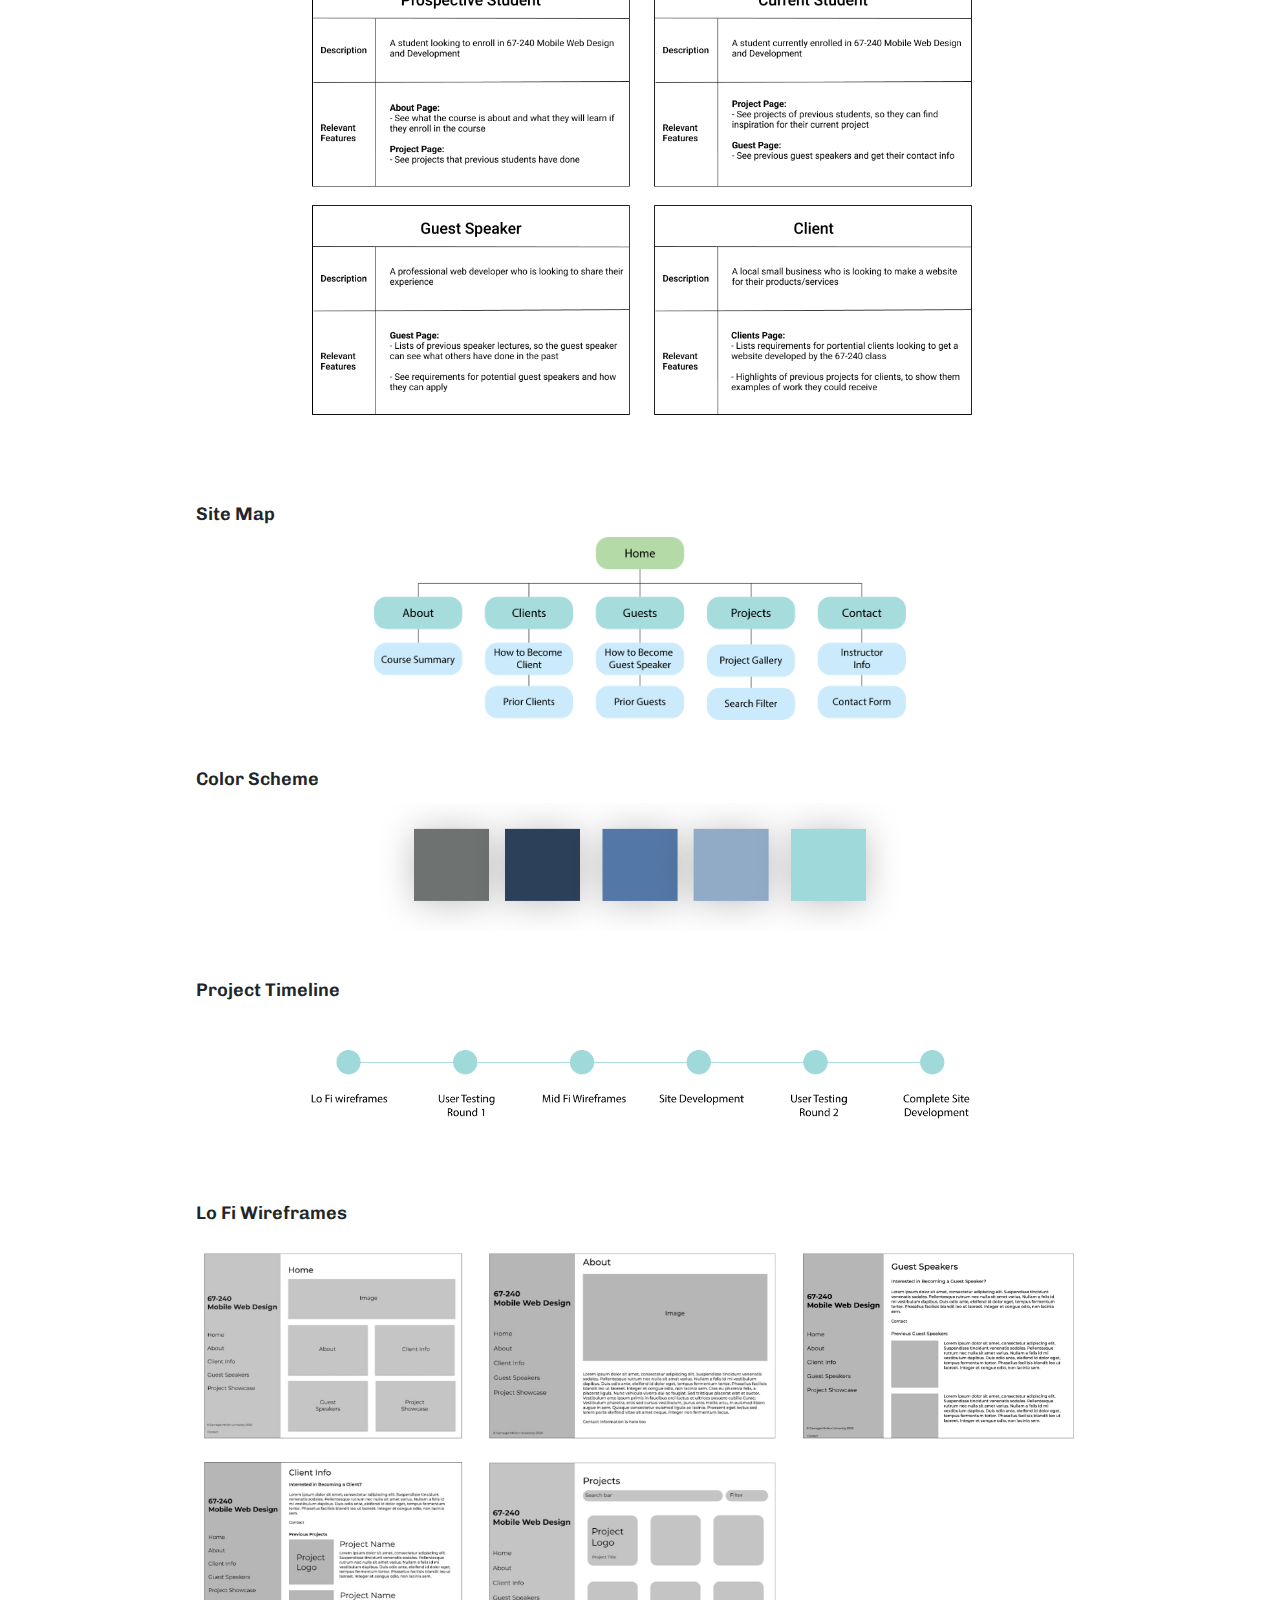
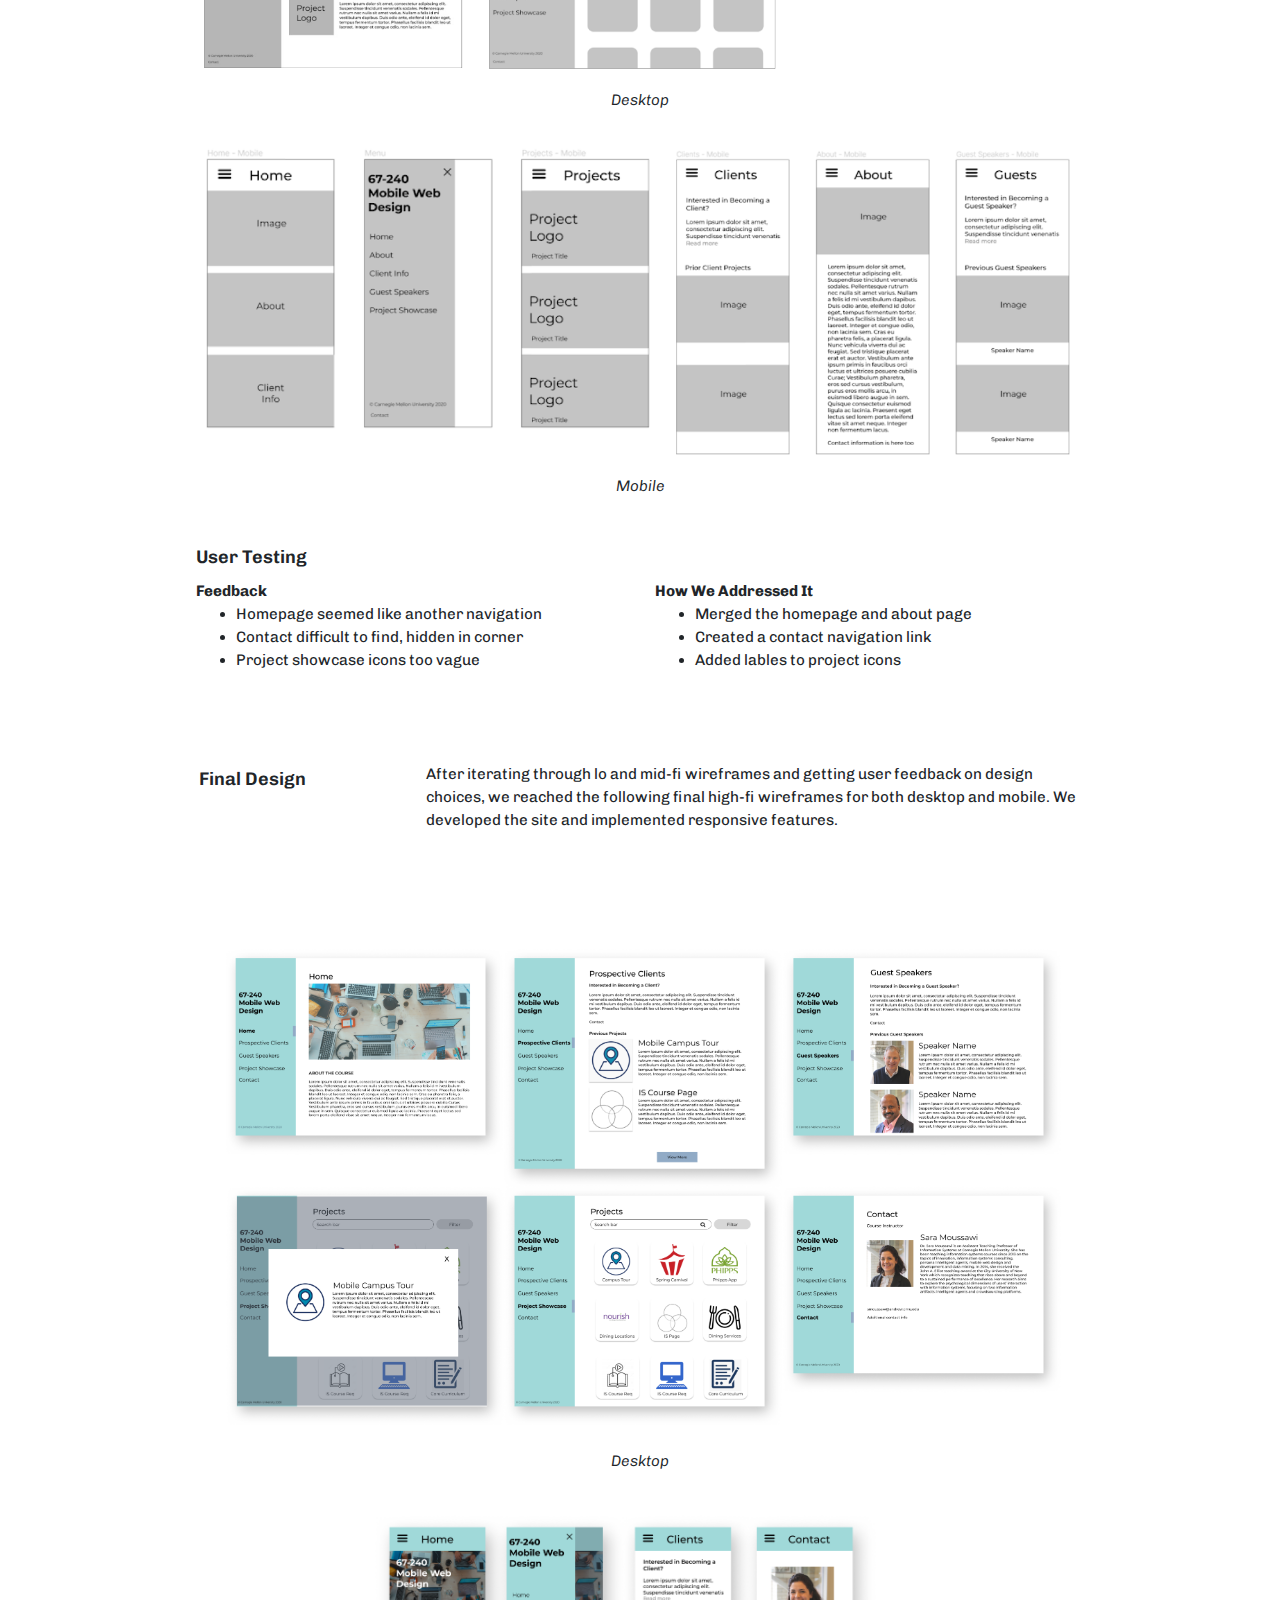
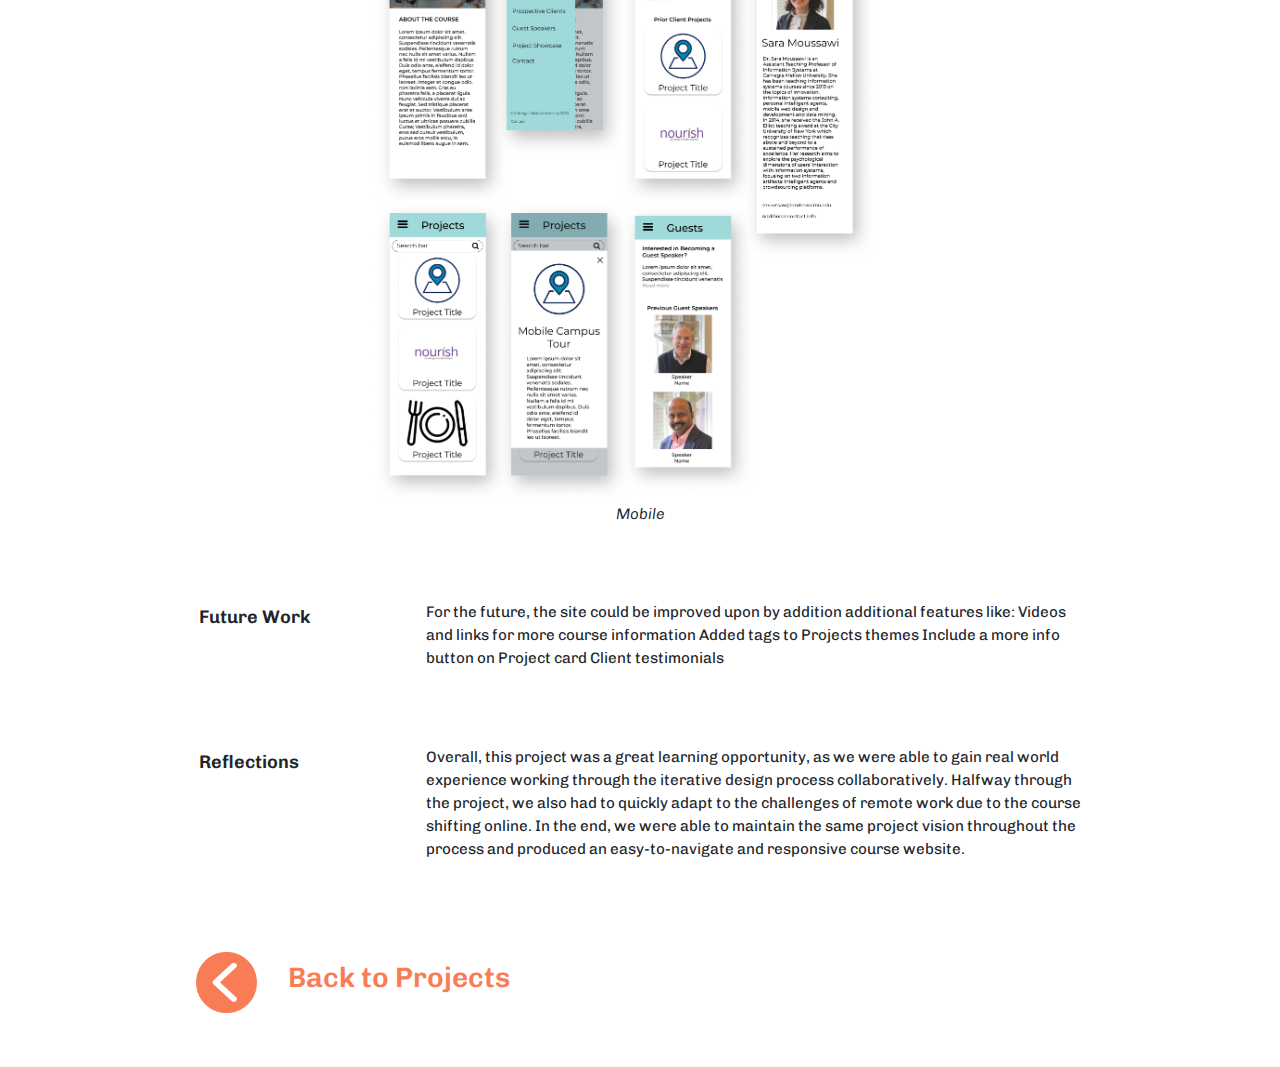
<file: mobile.html>
<!doctype html>
<html lang="en">

<head>
    <!-- Required meta tags -->
    <meta charset="utf-8">
    <meta name="viewport" content="width=device-width, initial-scale=1, shrink-to-fit=no">

    <!-- Bootstrap CSS -->
    <link rel="stylesheet" href="https://stackpath.bootstrapcdn.com/bootstrap/4.3.1/css/bootstrap.min.css"
        integrity="sha384-ggOyR0iXCbMQv3Xipma34MD+dH/1fQ784/j6cY/iJTQUOhcWr7x9JvoRxT2MZw1T" crossorigin="anonymous">
    <!--External CSS-->
    <link rel="stylesheet" href="css/styles.css">

    <!-- Import Fonts -->
    <link
        href="https://fonts.googleapis.com/css2?family=Chivo:ital,wght@0,300;0,400;0,700;1,300&family=Share+Tech&display=swap"
        rel="stylesheet">

    <!--Import jQuery-->
    <script src="https://ajax.googleapis.com/ajax/libs/jquery/3.5.1/jquery.min.js"></script>
    <script src="js/parallax.js-1.5.0/parallax.js"></script>

    <title>Projects</title>
</head>

<body>
    <!--Navigation Bar-->
    <div class="container">
        <nav class="navbar navbar-expand-lg navbar-light p-0">
            <a class="navbar-brand" href="index.html">AMY LUO</a>
            <button class="navbar-toggler" type="button" data-toggle="collapse" data-target="#navbarNavAltMarkup"
                aria-controls="navbarNavAltMarkup" aria-expanded="false" aria-label="Toggle navigation">
                <span class="navbar-toggler-icon"></span>
            </button>
            <div class="collapse navbar-collapse" id="navbarNavAltMarkup">
                <div class="navbar-nav ml-auto">
                    <a class="nav-item pg-link active" href="projects.html">Projects</a>
                    <a class="nav-item pg-link" href="art.html">Art</a>
                    <a class="nav-item pg-link" href="about.html">About</a>
                </div>
            </div>

        </nav>
    </div>

    <div class="container">
        <div class="project-wrapper">
            <h1 class="project-title">Mobile Web Course</h1><span class="project-descrip">A responsive course
                website</span>
            <div class="row">
                <div class="col-12">
                    <!--<div class="parallax-window" data-parallax="scroll"
                        data-image-src="images/Mobile Course/big-thumbnail.PNG"></div>-->
                    <img class="project-img" src="images/Mobile Course/big-thumbnail.PNG" alt="thumbnail">
                </div>
            </div>
            <div class="row">
                <div class="col-md-8 col-sm-12 margin-sm">
                    <h2>Overview</h2>
                    <p>Currently, there is no official website for the CMU course 67-240, Mobile Web Design. The goal of
                        this project was to design an accessible and responsive website that provides information about
                        67-240 to a diverse audience consisting of students currently in the course, planning to be in
                        the course, potential clients, and potential guest speakers.
                    </p>

                </div>
                <div class="col-md-4 col-sm-12 margin-sm">
                    <b>Duration</b><br>
                    Spring 2020 (2 months) <br><br>

                    <b>Team</b><br>
                    Chris Haas, Lily Huan, Amy Luo<br><br>

                    <b>Skills</b><br>
                    UX Design, User Testing<br>
                </div>
            </div>

            <hr>

            <div class="margin-lg">
                <h2>Process</h2>
                <div class="title">
                    Competitive Analysis
                </div>
                <p>To begin designing the site, our team first looked into other course or project showcase websites
                    were designed and assessed the patterns in strengths and weaknesses of a few examples in order to
                    get inspiration for our course site development.
                </p>
            </div>

            <img class="img-xs padding-sm" src="images/Mobile Course/analysis.png">

            <div class="row">
                <div class="col-md-6">
                    <ul>
                        Strengths:
                        <li>clean layout, good use of white space</li>
                        <li>easy navigation with side navbar</li>
                    </ul>
                </div>
                <div class="col-md-6">
                    <ul>
                        Weaknesses:
                        <li>lack of responsiveness (not mobile compatible)</li>
                        <li>elack of graphics and images</li>
                    </ul>
                </div>
            </div>

            <div class="margin-lg">
                <div class="title">
                    Target Audience
                </div>
                <p>We narrowed down our target users into the following four categories: prospective students, current
                    students, guest speakers and clients. Features of the website were created with each audience’s
                    needs in mind.
                </p>
            </div>

            <img class="img-md padding-sm" src="images/Mobile Course/target-audience.png">

            <div class="margin-lg">
                <div class="title">Site Map</div>
                <img class="img-sm" src="images/Mobile Course/SiteMap.png"><br><br>
                <div class="title">Color Scheme</div>
                <img class="img-sm" src="images/Mobile Course/palette.png"><br><br>
                <div class="title">Project Timeline</div>
                <img class="img-md" src="images/Mobile Course/timeline-01.png">
            </div>

            <div class="margin-lg">
                <div class="title">Lo Fi Wireframes</div>

                <img class="img-lg" src="images/Mobile Course/lofi-desktop.PNG">
                <div class="img-caption">Desktop</div><br>
                <img class="img-lg" src="images/Mobile Course/lofi-mobile.PNG">
                <div class="img-caption">Mobile</div>
            </div>

            <div class="margin-lg">
                <div class="title">User Testing</div>
                <div class="row">
                    <div class="col-md-6">
                        <b>Feedback</b>
                        <ul>
                            <li>Homepage seemed like another navigation</li>
                            <li>Contact difficult to find, hidden in corner</li>
                            <li>Project showcase icons too vague</li>
                        </ul>
                    </div>
                    <div class="col-md-6">
                        <b>How We Addressed It</b>
                        <ul>
                            <li>Merged the homepage and about page</li>
                            <li>Created a contact navigation link</li>
                            <li>Added lables to project icons</li>
                        </ul>
                    </div>
                </div>
            </div>

            <div class="row padding-sm">
                <div class="side-title">
                    Final Design
                </div>
                <p class="side-descrip">After iterating through lo and mid-fi wireframes and getting user feedback on
                    design choices, we
                    reached the following final high-fi wireframes for both desktop and mobile. We developed the site
                    and implemented responsive features.
                </p>
            </div>

            <div class="margin-lg">

                <img class="img-lg" src="images/Mobile Course/desktop.png">
                <div class="img-caption">Desktop</div><br>
                <img class="img-sm" src="images/Mobile Course/mobile.png">
                <div class="img-caption">Mobile</div>
            </div>

            <div class="row padding-sm">
                <div class="side-title">
                    Future Work
                </div>
                <p class="side-descrip">For the future, the site could be improved upon by addition additional features
                    like:
                    Videos and links for more course information
                    Added tags to Projects themes
                    Include a more info button on Project card
                    Client testimonials
                </p>
            </div>

            <div class="row padding-sm">
                <div class="side-title">
                    Reflections
                </div>
                <p class="side-descrip">Overall, this project was a great learning opportunity, as we were able to gain
                    real world experience working through the iterative design process collaboratively. Halfway through
                    the project, we also had to quickly adapt to the challenges of remote work due to the course
                    shifting online. In the end, we were able to maintain the same project vision throughout the process
                    and produced an easy-to-navigate and responsive course website.
                </p>
            </div>

            <br><br>


            <a class="back-button" href="projects.html">
                <img class="back-icon" src="images/back-button.png" alt="back to projects">
                <h3 class="back-text">Back to Projects</h3>
            </a>

        </div>
    </div>

    <!-- Optional JavaScript -->
    <!-- jQuery first, then Popper.js, then Bootstrap JS -->
    <script src="https://code.jquery.com/jquery-3.3.1.slim.min.js"
        integrity="sha384-q8i/X+965DzO0rT7abK41JStQIAqVgRVzpbzo5smXKp4YfRvH+8abtTE1Pi6jizo"
        crossorigin="anonymous"></script>
    <script src="https://cdnjs.cloudflare.com/ajax/libs/popper.js/1.14.7/umd/popper.min.js"
        integrity="sha384-UO2eT0CpHqdSJQ6hJty5KVphtPhzWj9WO1clHTMGa3JDZwrnQq4sF86dIHNDz0W1"
        crossorigin="anonymous"></script>
    <script src="https://stackpath.bootstrapcdn.com/bootstrap/4.3.1/js/bootstrap.min.js"
        integrity="sha384-JjSmVgyd0p3pXB1rRibZUAYoIIy6OrQ6VrjIEaFf/nJGzIxFDsf4x0xIM+B07jRM"
        crossorigin="anonymous"></script>
</body>

</html>
</file>
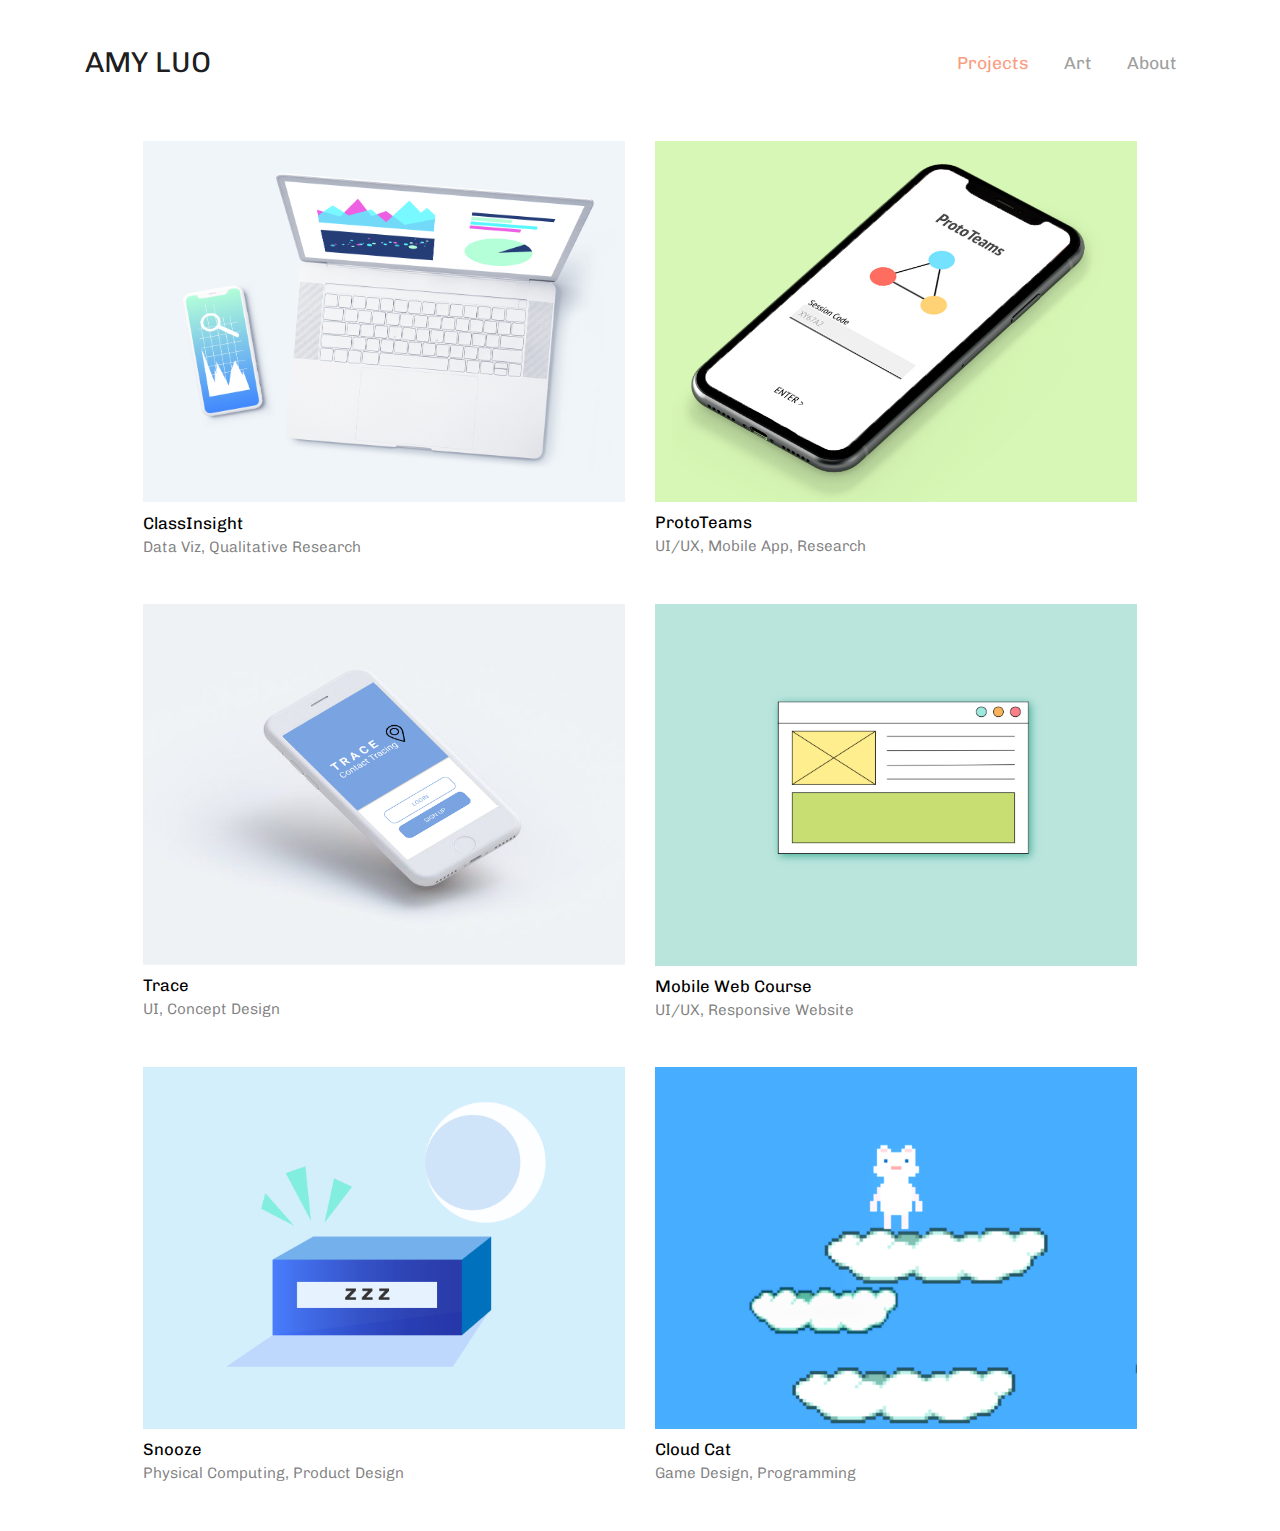
<file: projects.html>
<!doctype html>
<html lang="en">

<head>
    <!-- Required meta tags -->
    <meta charset="utf-8">
    <meta name="viewport" content="width=device-width, initial-scale=1, shrink-to-fit=no">

    <!-- Bootstrap CSS -->
    <link rel="stylesheet" href="https://stackpath.bootstrapcdn.com/bootstrap/4.3.1/css/bootstrap.min.css"
        integrity="sha384-ggOyR0iXCbMQv3Xipma34MD+dH/1fQ784/j6cY/iJTQUOhcWr7x9JvoRxT2MZw1T" crossorigin="anonymous">
    <!--External CSS-->
    <link rel="stylesheet" href="css/styles.css">

    <!-- Import Fonts -->
    <link
        href="https://fonts.googleapis.com/css2?family=Chivo:ital,wght@0,300;0,400;0,700;1,300&family=Share+Tech&display=swap"
        rel="stylesheet">

    <title>Projects</title>
</head>

<body>
    <!--Navigation Bar-->
    <div class="container">
        <nav class="navbar navbar-expand-lg navbar-light p-0">
            <a class="navbar-brand" href="index.html">AMY LUO</a>
            <button class="navbar-toggler" type="button" data-toggle="collapse" data-target="#navbarNavAltMarkup"
                aria-controls="navbarNavAltMarkup" aria-expanded="false" aria-label="Toggle navigation">
                <span class="navbar-toggler-icon"></span>
            </button>
            <div class="collapse navbar-collapse" id="navbarNavAltMarkup">
                <div class="navbar-nav ml-auto">
                    <a class="nav-item pg-link active" href="projects.html">Projects</a>
                    <a class="nav-item pg-link" href="art.html">Art</a>
                    <a class="nav-item pg-link" href="about.html">About</a>
                </div>
            </div>

        </nav>
    </div>

    <!--Content-->
    <div id="projects" class="container project-wrapper">
        <!--<h2>CREATIVE COMPUTING</h2>-->
        <div class="row">
            <div class="col-md-6 col-sm-12">
                <a href="insight.html">
                    <div class="img-card-art">
                        <div class="img-wrapper">
                            <img src="images/InSight/thumbnail1.png" alt="InSight">
                            <div class="overlay">
                                <div class="text">A study on workplace fitbits</div>
                            </div>
                        </div>
                        <div class="project-label1">ClassInsight</div>
                        <div class="project-label2">Data Viz, Qualitative Research</div>
                    </div>
                </a>
            </div>
            <div class="col-md-6 col-sm-12">
                <a href="prototeams.html">
                    <div class="img-card-art">
                        <div class="img-wrapper">
                            <img src="images/ProtoTeams/thumbnail.png" alt="ProtoTeams">
                            <div class="overlay">
                                <div class="text">A webapp to prototype teams</div>
                            </div>
                        </div>
                        <div class="project-label1">ProtoTeams</div>
                        <div class="project-label2">UI/UX, Mobile App, Research</div>
                    </div>
                </a>
            </div>
            <div class="col-md-6 col-sm-12">
                <a href="trace.html">
                    <div class="img-card-art">
                        <div class="img-wrapper">
                            <img src="images/Trace/thumbnail.png" alt="Trace">
                            <div class="overlay">
                                <div class="text">An app for contact tracing</div>
                            </div>
                        </div>
                        <div class="project-label1">Trace</div>
                        <div class="project-label2">UI, Concept Design</div>
                    </div>
                </a>
            </div>
            <div class="col-md-6 col-sm-12">
                <a href="mobile.html">
                    <div class="img-card-art">
                        <div class="img-wrapper">
                            <img src="images/Mobile Course/thumbnail.png" alt="Mobile Course">
                            <div class="overlay">
                                <div class="text">A responsive course website</div>
                            </div>
                        </div>
                        <div class="project-label1">Mobile Web Course</div>
                        <div class="project-label2">UI/UX, Responsive Website</div>
                    </div>
                </a>
            </div>
            <div class="col-md-6 col-sm-12">
                <a href="snooze.html">
                    <div class="img-card-art">
                        <div class="img-wrapper">
                            <img src="images/Snooze/thumbnail.png" alt="Snooze Alarm">
                            <div class="overlay">
                                <div class="text">An interactive sleep reminder</div>
                            </div>
                        </div>
                        <div class="project-label1">Snooze</div>
                        <div class="project-label2">Physical Computing, Product Design</div>
                    </div>
                </a>
            </div>
            <div class="col-md-6 col-sm-12">
                <a href="cloudcat.html">
                    <div class="img-card-art">
                        <div class="img-wrapper">
                            <img src="images/Cloud Cat/thumbnail.png" alt="Cloud Cat">
                            <div class="overlay">
                                <div class="text">A two-player platformer game</div>
                            </div>
                        </div>
                        <div class="project-label1">Cloud Cat</div>
                        <div class="project-label2">Game Design, Programming</div>
                    </div>
                </a>
            </div>
        </div>

    </div>

    <!-- Optional JavaScript -->
    <!-- jQuery first, then Popper.js, then Bootstrap JS -->
    <script src="https://code.jquery.com/jquery-3.3.1.slim.min.js"
        integrity="sha384-q8i/X+965DzO0rT7abK41JStQIAqVgRVzpbzo5smXKp4YfRvH+8abtTE1Pi6jizo"
        crossorigin="anonymous"></script>
    <script src="https://cdnjs.cloudflare.com/ajax/libs/popper.js/1.14.7/umd/popper.min.js"
        integrity="sha384-UO2eT0CpHqdSJQ6hJty5KVphtPhzWj9WO1clHTMGa3JDZwrnQq4sF86dIHNDz0W1"
        crossorigin="anonymous"></script>
    <script src="https://stackpath.bootstrapcdn.com/bootstrap/4.3.1/js/bootstrap.min.js"
        integrity="sha384-JjSmVgyd0p3pXB1rRibZUAYoIIy6OrQ6VrjIEaFf/nJGzIxFDsf4x0xIM+B07jRM"
        crossorigin="anonymous"></script>
</body>

</html>
</file>
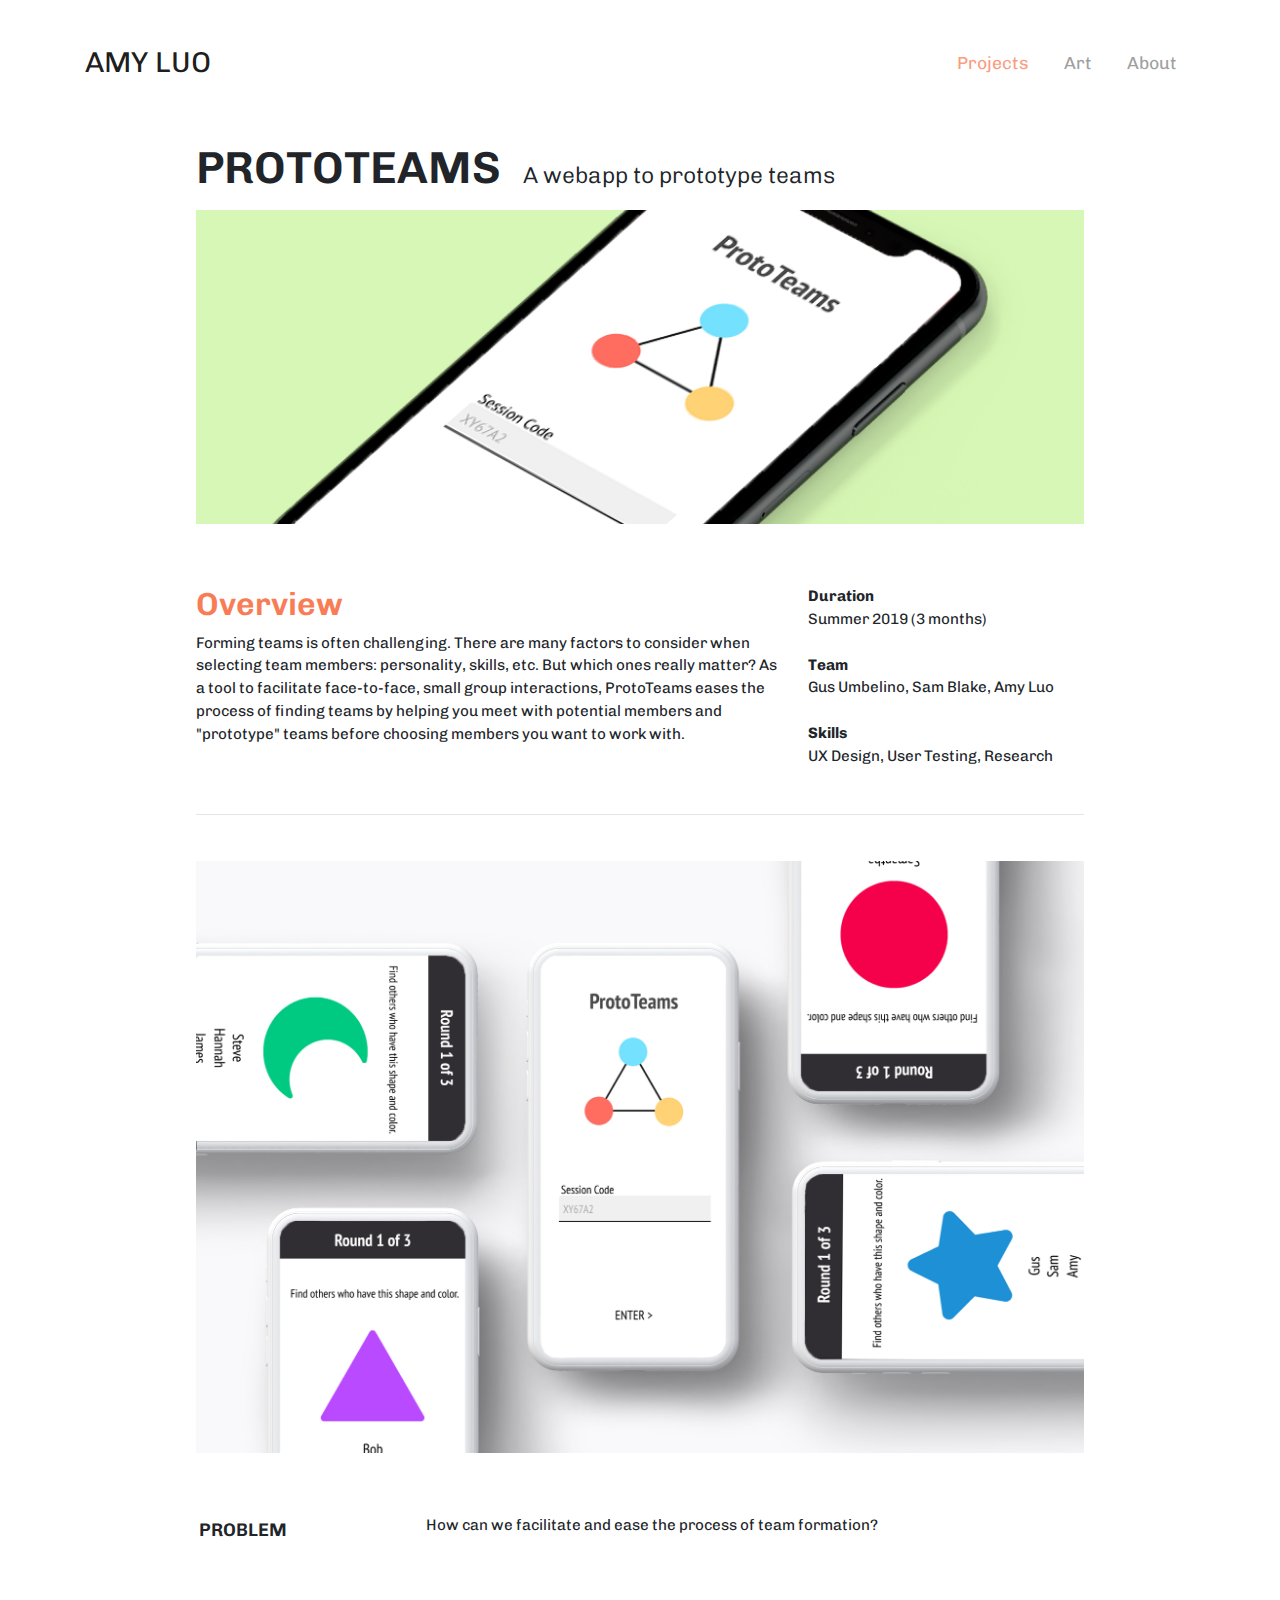
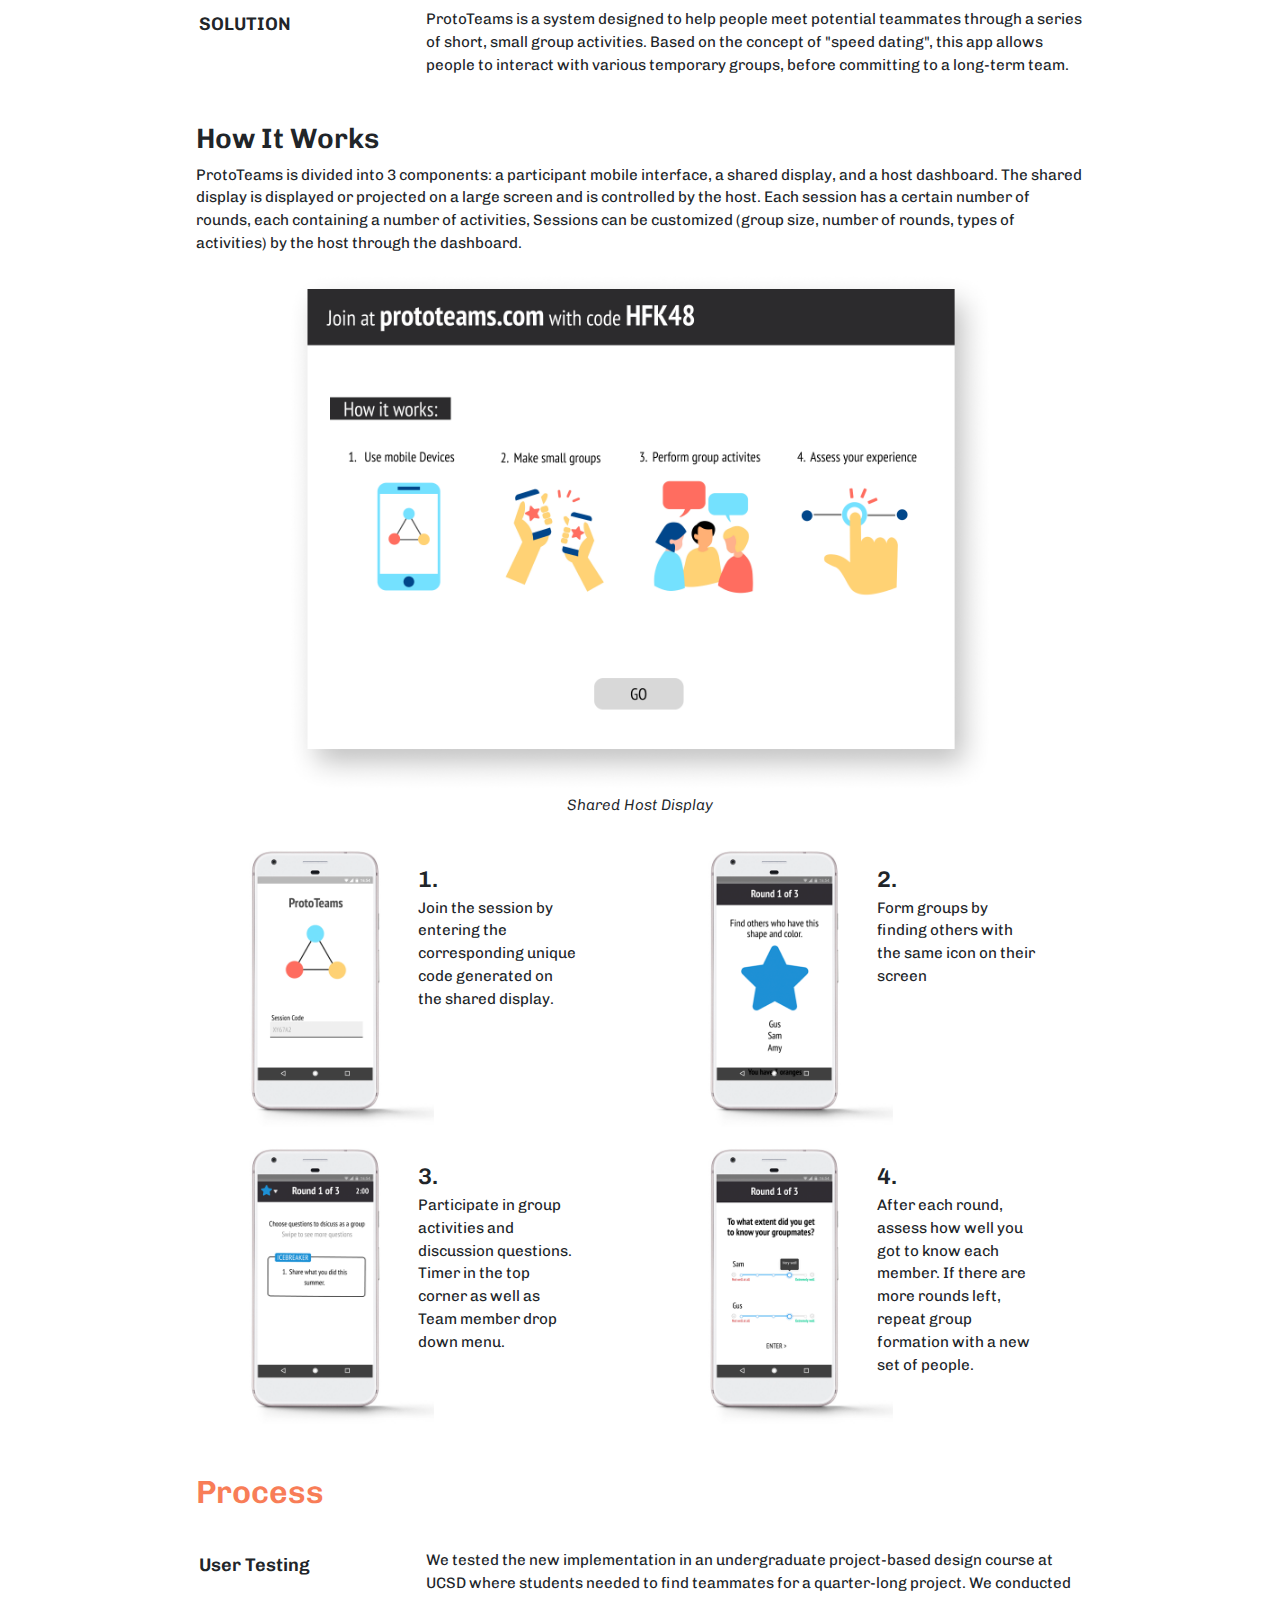
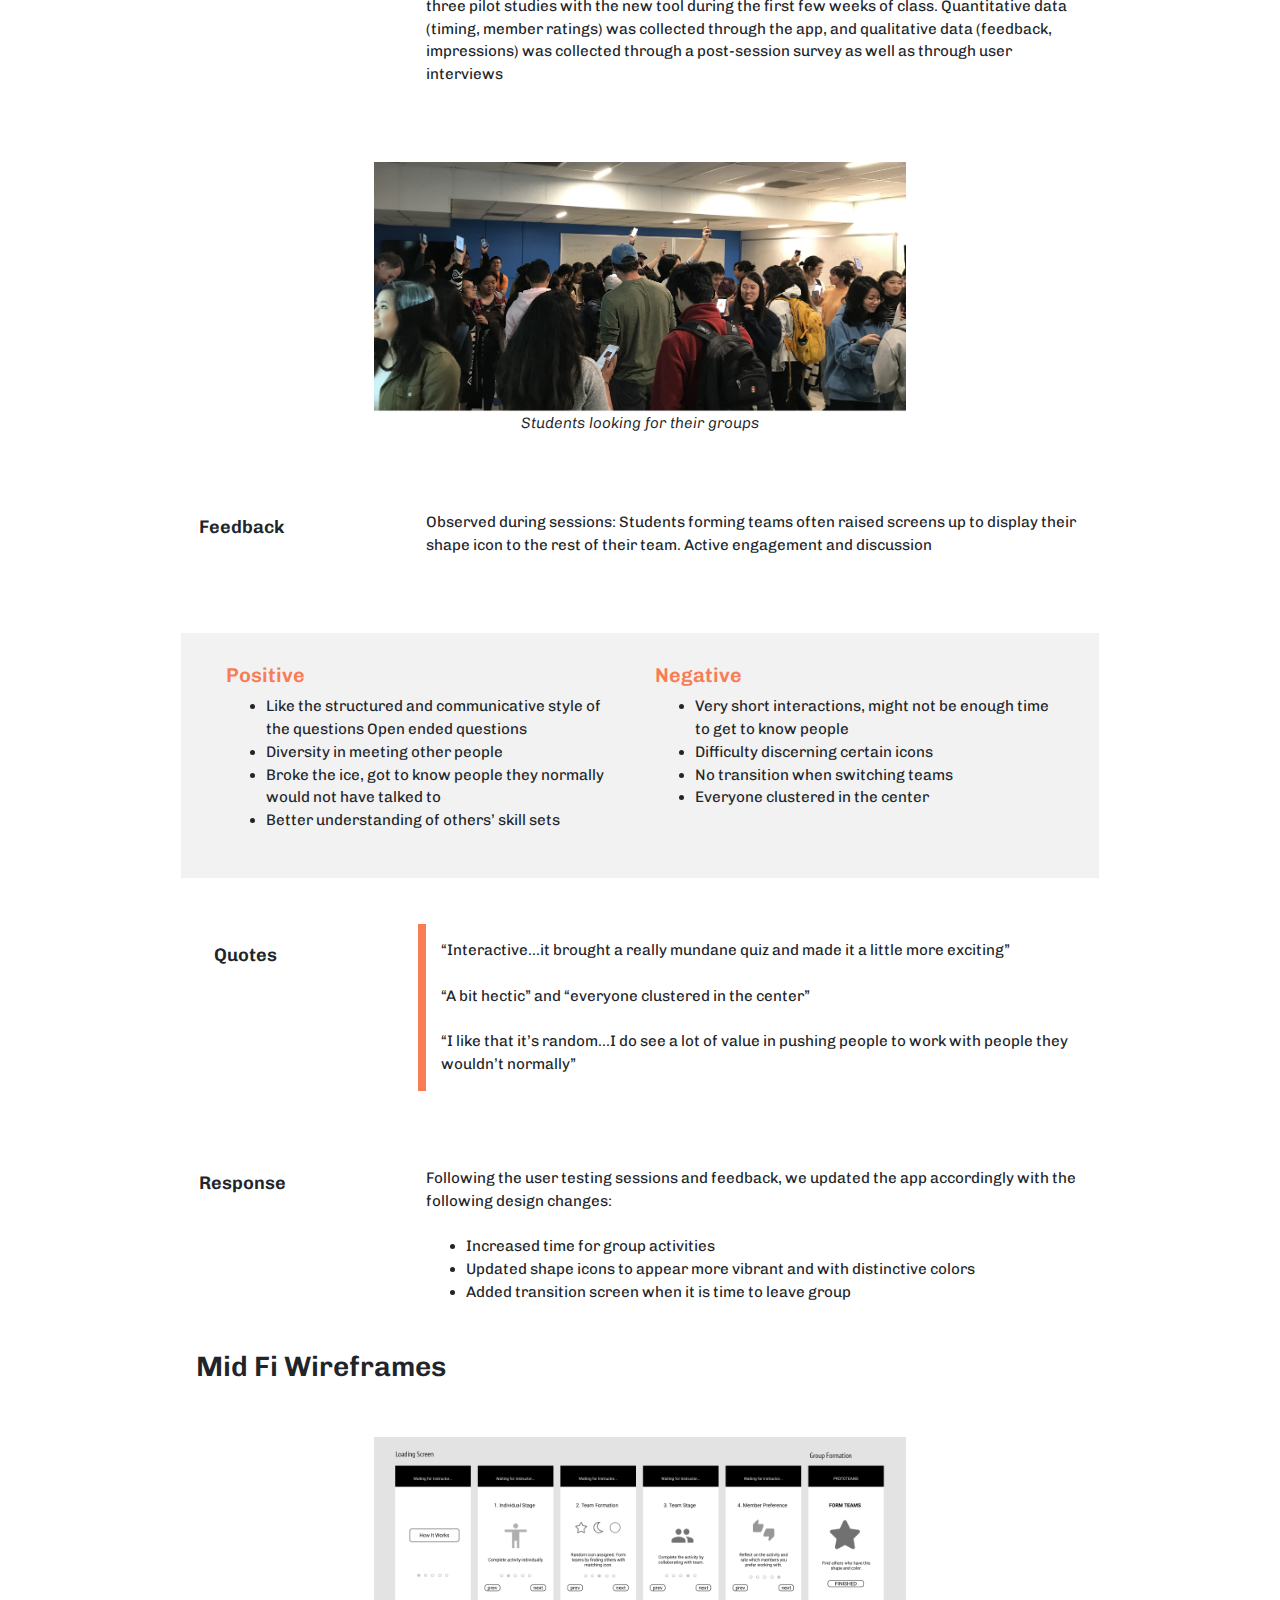
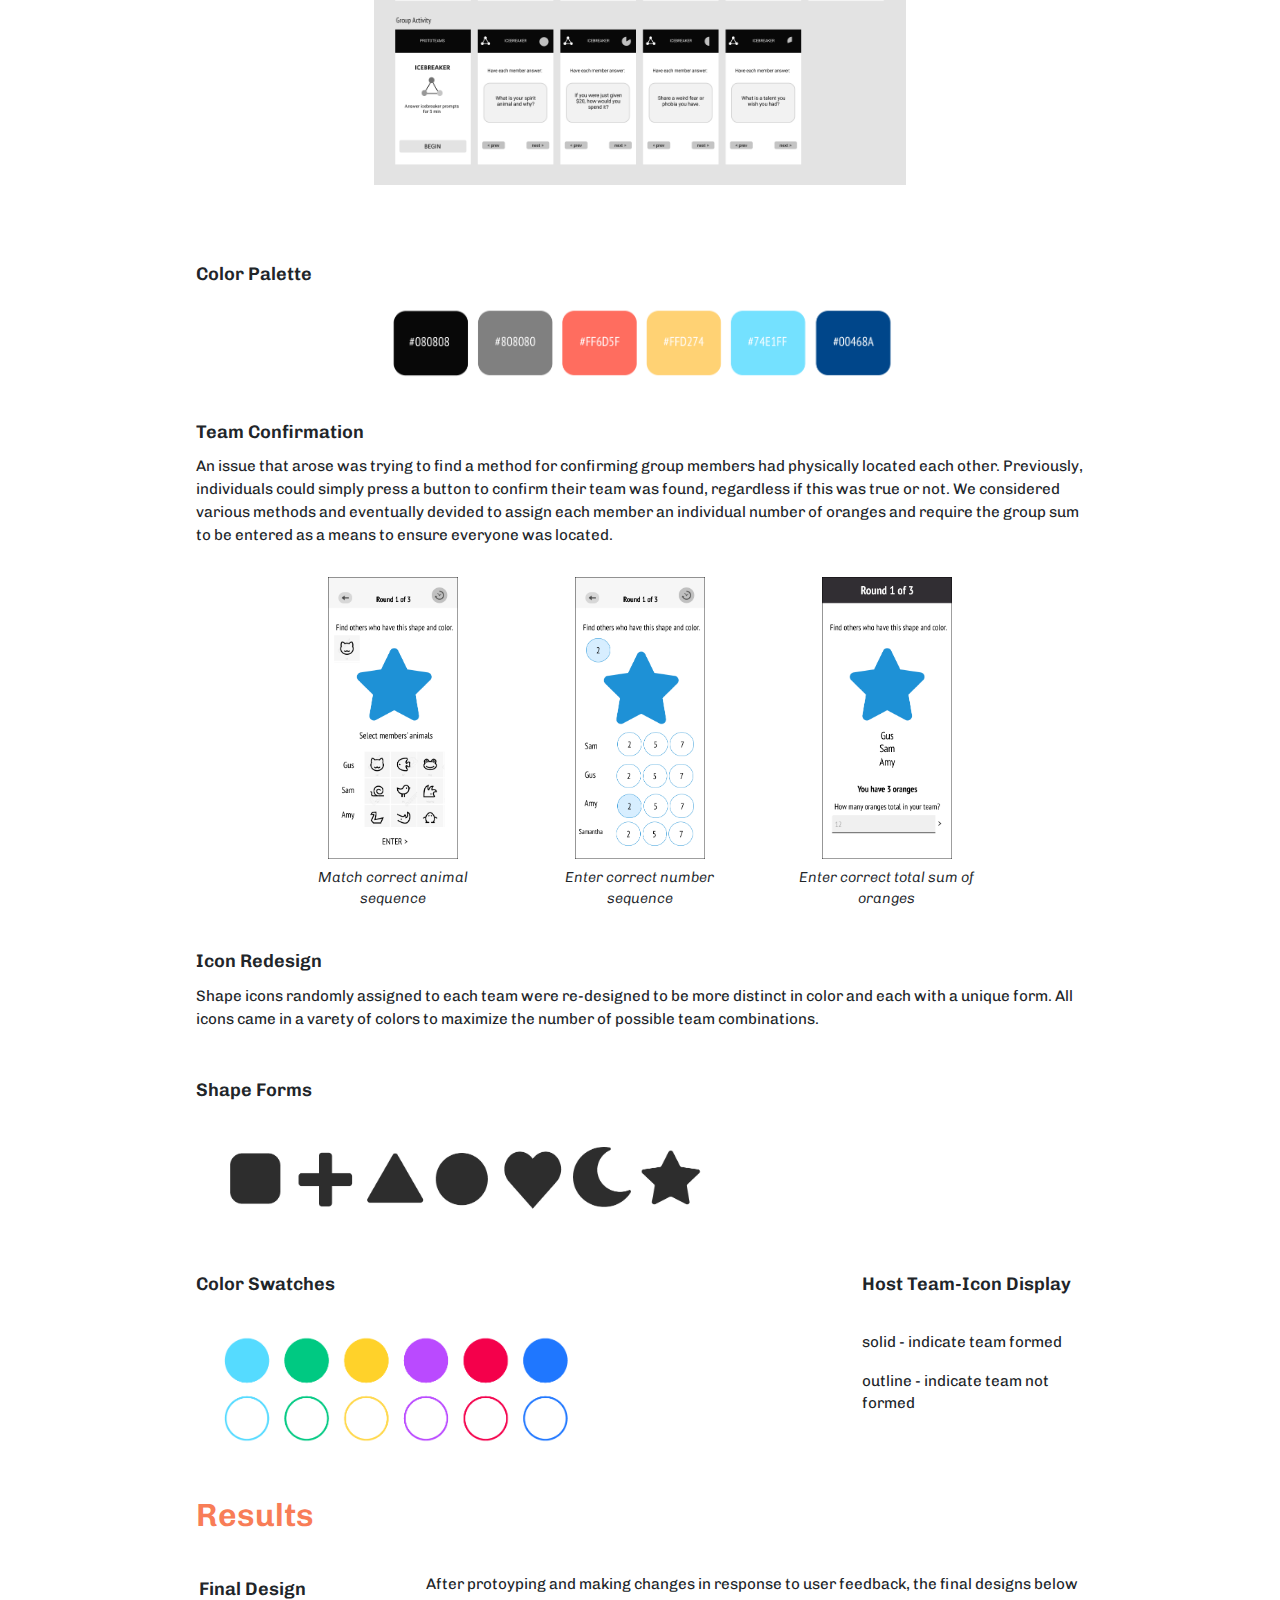
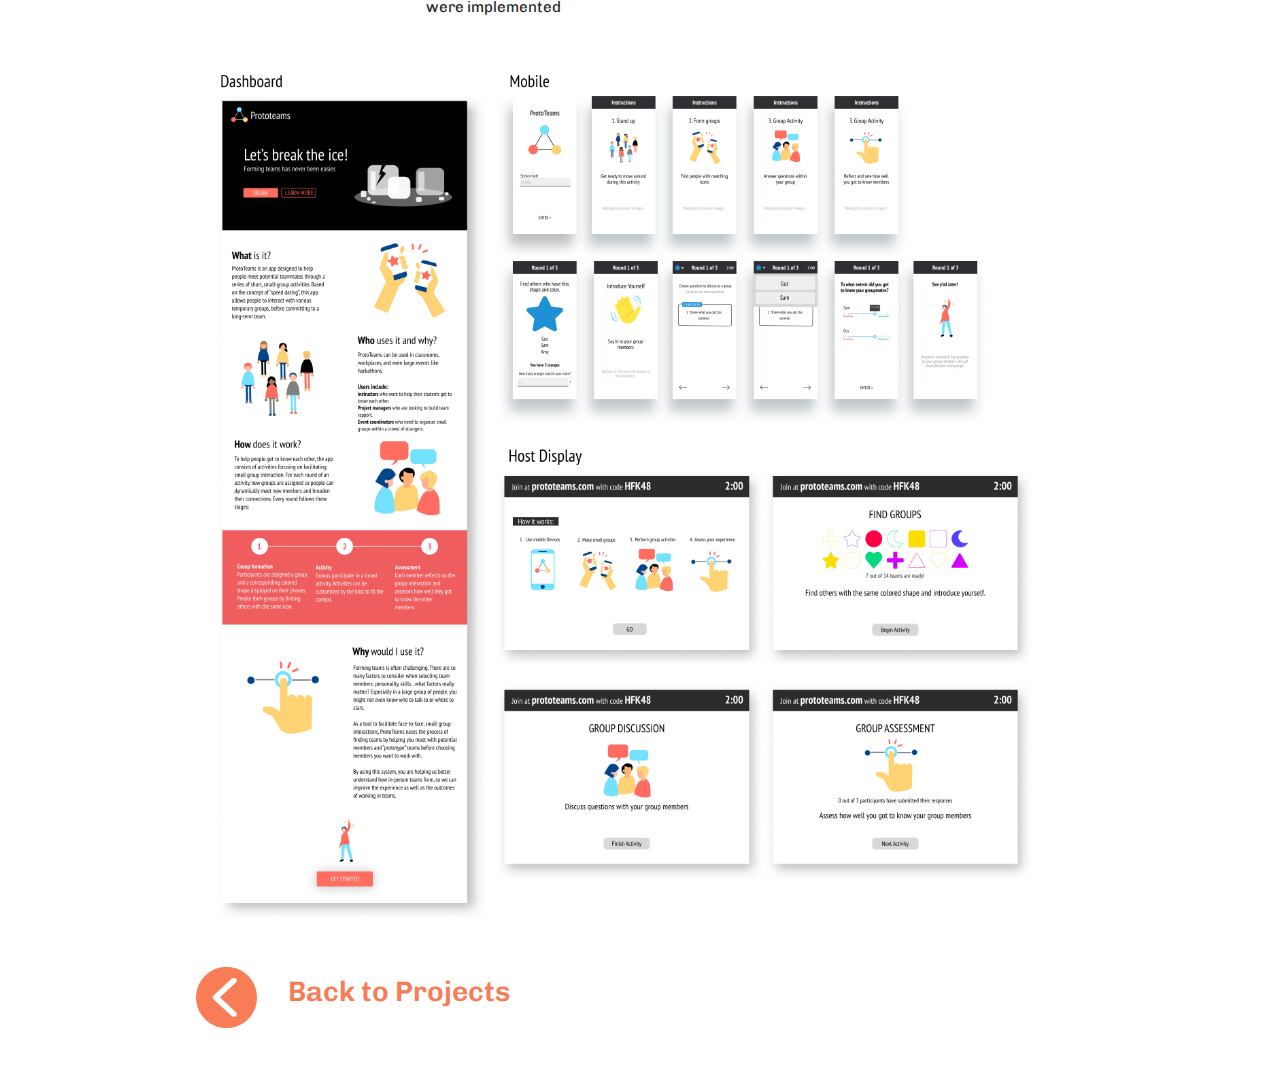
<file: prototeams.html>
<!doctype html>
<html lang="en">

<head>
    <!-- Required meta tags -->
    <meta charset="utf-8">
    <meta name="viewport" content="width=device-width, initial-scale=1, shrink-to-fit=no">

    <!-- Bootstrap CSS -->
    <link rel="stylesheet" href="https://stackpath.bootstrapcdn.com/bootstrap/4.3.1/css/bootstrap.min.css"
        integrity="sha384-ggOyR0iXCbMQv3Xipma34MD+dH/1fQ784/j6cY/iJTQUOhcWr7x9JvoRxT2MZw1T" crossorigin="anonymous">
    <!--External CSS-->
    <link rel="stylesheet" href="css/styles.css">

    <!-- Import Fonts -->
    <link
        href="https://fonts.googleapis.com/css2?family=Chivo:ital,wght@0,300;0,400;0,700;1,300&family=Share+Tech&display=swap"
        rel="stylesheet">

    <!--Import jQuery-->
    <script src="https://ajax.googleapis.com/ajax/libs/jquery/3.5.1/jquery.min.js"></script>
    <script src="js/parallax.js-1.5.0/parallax.js"></script>

    <title>Projects</title>
</head>

<body>
    <!--Navigation Bar-->
    <div class="container">
        <nav class="navbar navbar-expand-lg navbar-light p-0">
            <a class="navbar-brand" href="index.html">AMY LUO</a>
            <button class="navbar-toggler" type="button" data-toggle="collapse" data-target="#navbarNavAltMarkup"
                aria-controls="navbarNavAltMarkup" aria-expanded="false" aria-label="Toggle navigation">
                <span class="navbar-toggler-icon"></span>
            </button>
            <div class="collapse navbar-collapse" id="navbarNavAltMarkup">
                <div class="navbar-nav ml-auto">
                    <a class="nav-item pg-link active" href="projects.html">Projects</a>
                    <a class="nav-item pg-link" href="art.html">Art</a>
                    <a class="nav-item pg-link" href="about.html">About</a>
                </div>
            </div>

        </nav>
    </div>

    <div class="container">
        <div class="project-wrapper">
            <h1 class="project-title">PROTOTEAMS</h1><span class="project-descrip">A webapp to prototype teams</span>
            <div class="row">
                <div class="col-12">
                    <img class="project-img" src="images/ProtoTeams/big-thumbnail.png" alt="ProtoTeams">
                </div>
            </div>
            



            <div class="row">
                <div class="col-md-8 col-sm-12 margin-sm">
                    <h2>Overview</h2>
                    <p>Forming teams is often challenging. There are many factors to consider when selecting team
                        members: personality, skills, etc. But which ones really matter?
                        As a tool to facilitate face-to-face, small group interactions, ProtoTeams eases the process of
                        finding teams by helping you meet with potential members and "prototype" teams before choosing
                        members you want to work with.
                    </p>

                </div>
                <div class="col-md-4 col-sm-12 margin-sm">
                    <b>Duration</b><br>
                    Summer 2019 (3 months) <br><br>

                    <b>Team</b><br>
                    Gus Umbelino, Sam Blake, Amy Luo<br><br>

                    <b>Skills</b><br>
                    UX Design, User Testing, Research<br>
                </div>
            </div>

            <hr>

            <img class="img-large padding-md" src="images/ProtoTeams/full mockup.png" alt="app mockups">


            <div class="row padding-sm">
                <div class="side-title">
                    PROBLEM
                </div>
                <div class="side-descrip">
                    How can we facilitate and ease the process of team formation?
                </div>
            </div>
            <div class="row padding-sm">
                <div class="side-title">
                    SOLUTION
                </div>
                <div class="side-descrip">
                    ProtoTeams is a system designed to help people meet potential
                    teammates through a series of short, small group activities.
                    Based on the concept of "speed dating", this app allows people to
                    interact with various temporary groups, before committing to a long-term team.
                </div>
            </div>

            <div class="padding-sm">
                <h3>How It Works</h3>
                <p>
                    ProtoTeams is divided into 3 components: a participant mobile interface,
                    a shared display, and a host dashboard. The shared display is displayed or projected
                    on a large screen and is controlled by the host. Each session has a certain number of rounds, each
                    containing a number of activities, Sessions can be customized (group size, number of rounds, types
                    of
                    activities) by the host through the dashboard.
                </p>
                <img class="img-md" src="images/ProtoTeams/final layout/Desktop-1.png" alt="host display">
                <div class="img-caption">Shared Host Display</div>
            </div>

            <div class="row">
                <div class="col-md-6 col-sm-12">
                    <div class="row">
                        <div class="col-7">
                            <img class="img-lg" src="images/ProtoTeams/phone1.png" alt="phone 1"></div>
                        <div class="col-5 margin-negative">
                            <div class="bold">1.</div>
                            <p>Join the session by entering the corresponding unique code generated on the shared
                                display. </p>
                        </div>
                    </div>
                </div>
                <div class="col-md-6 col-sm-12">
                    <div class="row">
                        <div class="col-7">
                            <img class="img-lg" src="images/ProtoTeams/phone2.png" alt="phone 2"></div>
                        <div class="col-5 margin-negative">
                            <div class="bold">2.</div>
                            <p>Form groups by finding others with the same icon on their screen </p>
                        </div>
                    </div>
                </div>
                <div class="col-md-6 col-sm-12">
                    <div class="row">
                        <div class="col-7">
                            <img class="img-lg" src="images/ProtoTeams/phone3.png" alt="phone 3"></div>
                        <div class="col-5 margin-negative">
                            <div class="bold">3.</div>
                            <p>Participate in group activities and discussion questions. Timer in the top corner as well
                                as
                                Team member drop down menu. </p>
                        </div>
                    </div>
                </div>
                <div class="col-md-6 col-sm-12">
                    <div class="row">
                        <div class="col-7">
                            <img class="img-lg" src="images/ProtoTeams/phone4.png" alt="phone 4"></div>
                        <div class="col-5 margin-negative">
                            <div class="bold">4.</div>
                            <p>After each round, assess how well you got to know each member. If there are more rounds
                                left, repeat group formation with a new set of people.</p>
                        </div>
                    </div>
                </div>
            </div>

            <div class="margin-lg">
                <h2>Process</h2>
                <div class="row padding-sm">
                    <div class="side-title">
                        User Testing
                    </div>
                    <div class="side-descrip">
                        We tested the new implementation in an undergraduate project-based design course at UCSD where
                        students needed to find teammates for a quarter-long project. We conducted three pilot studies
                        with the new tool during the first few weeks of class. Quantitative data (timing, member
                        ratings) was collected through the app, and qualitative data (feedback, impressions) was
                        collected through a post-session survey as well as through user interviews
                    </div>
                </div>
            </div>

            <img class="img-sm" src="images/ProtoTeams/usertesting.PNG" alt="user testing">
            <div class="img-caption">Students looking for their groups</div>

            <div class="margin-lg">
                <div class="row padding-sm">
                    <div class="side-title">
                        Feedback
                    </div>
                    <div class="side-descrip">
                        Observed during sessions: Students forming teams often raised screens up to display their shape
                        icon to the rest of their team.
                        Active engagement and discussion
                    </div>
                </div>
            </div>

            <div class="row grey-bg margin-md">
                <div class="col-6">
                    <h5>Positive</h5>
                    <ul>
                        <li>Like the structured and communicative style of the questions
                            Open ended questions</li>

                        <li>Diversity in meeting other people</li>

                        <li>Broke the ice, got to know people they normally would not have talked to</li>

                        <li>Better understanding of others’ skill sets</li>
                    </ul>

                </div>
                <div class="col-6">
                    <h5>Negative</h5>
                    <ul>
                        <li>Very short interactions, might not be enough time to get to know people
                        </li>
                        <li>Difficulty discerning certain icons</li>

                        <li>No transition when switching teams</li>

                        <li>Everyone clustered in the center</li>
                    </ul>
                </div>
            </div>

            <div class="row margin-lg">
                <div class="side-title">
                    Quotes
                </div>
                <div class="side-descrip side-highlight">
                    “Interactive...it brought a really mundane quiz and made it a little more exciting”
                    <br><br>
                    “A bit hectic” and “everyone clustered in the center”
                    <br><br>
                    “I like that it’s random...I do see a lot of value in pushing people to work with people they
                    wouldn’t normally”
                    <br>
                </div>
            </div>

            <div class="row padding-sm">
                <div class="side-title">
                    Response
                </div>
                <div class="side-descrip">
                    Following the user testing sessions and feedback, we updated the app accordingly with the following
                    design changes: <br><br>
                    <ul>
                        <li>Increased time for group activities</li>
                        <li>Updated shape icons to appear more vibrant and with distinctive colors</li>
                        <li>Added transition screen when it is time to leave group</li>
                    </ul>

                </div>
            </div>

            <h3>Mid Fi Wireframes</h3>
            <img class="img-sm padding-lg" src="images/ProtoTeams/mid fi wireframes/Artboard 1.png"
                alt="mid fi wireframes">

            <div class="row margin-sm">
                <div class="title">Color Palette</div>
                <img class="img-sm" src="images/ProtoTeams/palette.png" alt="color palette">
            </div>

            <div class="row margin-sm">
                <div class="title">Team Confirmation</div>
                <p>An issue that arose was trying to find a method for confirming group members had physically located
                    each other. Previously, individuals could simply press a button to confirm their team was found,
                    regardless if this was true or not. We considered various methods and eventually devided to assign
                    each member an individual number of oranges and require the group sum to be entered as a means to
                    ensure everyone was located.</p>

                <div class="project-wrapper">
                    <div class="row">
                        <div class="col-4">
                            <img class="img-sm" src="images/ProtoTeams/team confirmation/phone 1.png"
                                alt="icon confirmation">
                            <div class="img-caption p-2">Match correct animal sequence</div>
                        </div>
                        <div class="col-4">
                            <img class="img-sm" src="images/ProtoTeams/team confirmation/phone 2.png"
                                alt="number confirmation">
                            <div class="img-caption p-2">Enter correct number sequence</div>
                        </div>
                        <div class="col-4">
                            <img class="img-sm" src="images/ProtoTeams/team confirmation/phone 3.png"
                                alt="oranges confirmation">
                            <div class="img-caption p-2">Enter correct total sum of oranges</div>
                        </div>
                    </div>
                </div>
            </div>

            <div class="row margin-sm">
                <div class="title">Icon Redesign</div>
                <p>Shape icons randomly assigned to each team were re-designed to be more distinct in color and each
                    with a unique form. All icons came in a varety of colors to maximize the number of possible team
                    combinations.</p>
            </div>

            <div class="row margin-sm">
                <div class="title">Shape Forms</div>
                <img class="img-left" src="images/ProtoTeams/forms.png" alt="icon forms">
            </div>


            <div class="row margin-sm">
                <div class="col-md-9 col-sm-12 p-0">
                    <div class="title">Color Swatches</div>
                    <img class="img-left" src="images/ProtoTeams/swatches.png" alt="swatches">
                </div>
                <div class="col-md-3 col-sm-12 p-0">
                    <div class="title">Host Team-Icon Display</div>
                    <br>
                    <p>solid - indicate team formed</p>
                    <p>outline - indicate team not formed</p>
                </div>
            </div>

            <h2>Results</h2>
            <div class="row padding-sm">
                <div class="side-title">
                    Final Design
                </div>
                <div class="side-descrip">
                    After protoyping and making changes in response to user feedback, the final designs below were
                    implemented
                </div>
                <img class="img-lg" src="images/ProtoTeams/final layout/final layout.png">
            </div>


            <a class="back-button" href="projects.html">
                <img class="back-icon" src="images/back-button.png" alt="back to projects">
                <h3 class="back-text">Back to Projects</h3>
            </a>

        </div>
    </div>

    <!-- Optional JavaScript -->
    <!-- jQuery first, then Popper.js, then Bootstrap JS -->
    <script src="https://code.jquery.com/jquery-3.3.1.slim.min.js"
        integrity="sha384-q8i/X+965DzO0rT7abK41JStQIAqVgRVzpbzo5smXKp4YfRvH+8abtTE1Pi6jizo"
        crossorigin="anonymous"></script>
    <script src="https://cdnjs.cloudflare.com/ajax/libs/popper.js/1.14.7/umd/popper.min.js"
        integrity="sha384-UO2eT0CpHqdSJQ6hJty5KVphtPhzWj9WO1clHTMGa3JDZwrnQq4sF86dIHNDz0W1"
        crossorigin="anonymous"></script>
    <script src="https://stackpath.bootstrapcdn.com/bootstrap/4.3.1/js/bootstrap.min.js"
        integrity="sha384-JjSmVgyd0p3pXB1rRibZUAYoIIy6OrQ6VrjIEaFf/nJGzIxFDsf4x0xIM+B07jRM"
        crossorigin="anonymous"></script>
</body>

</html>
</file>
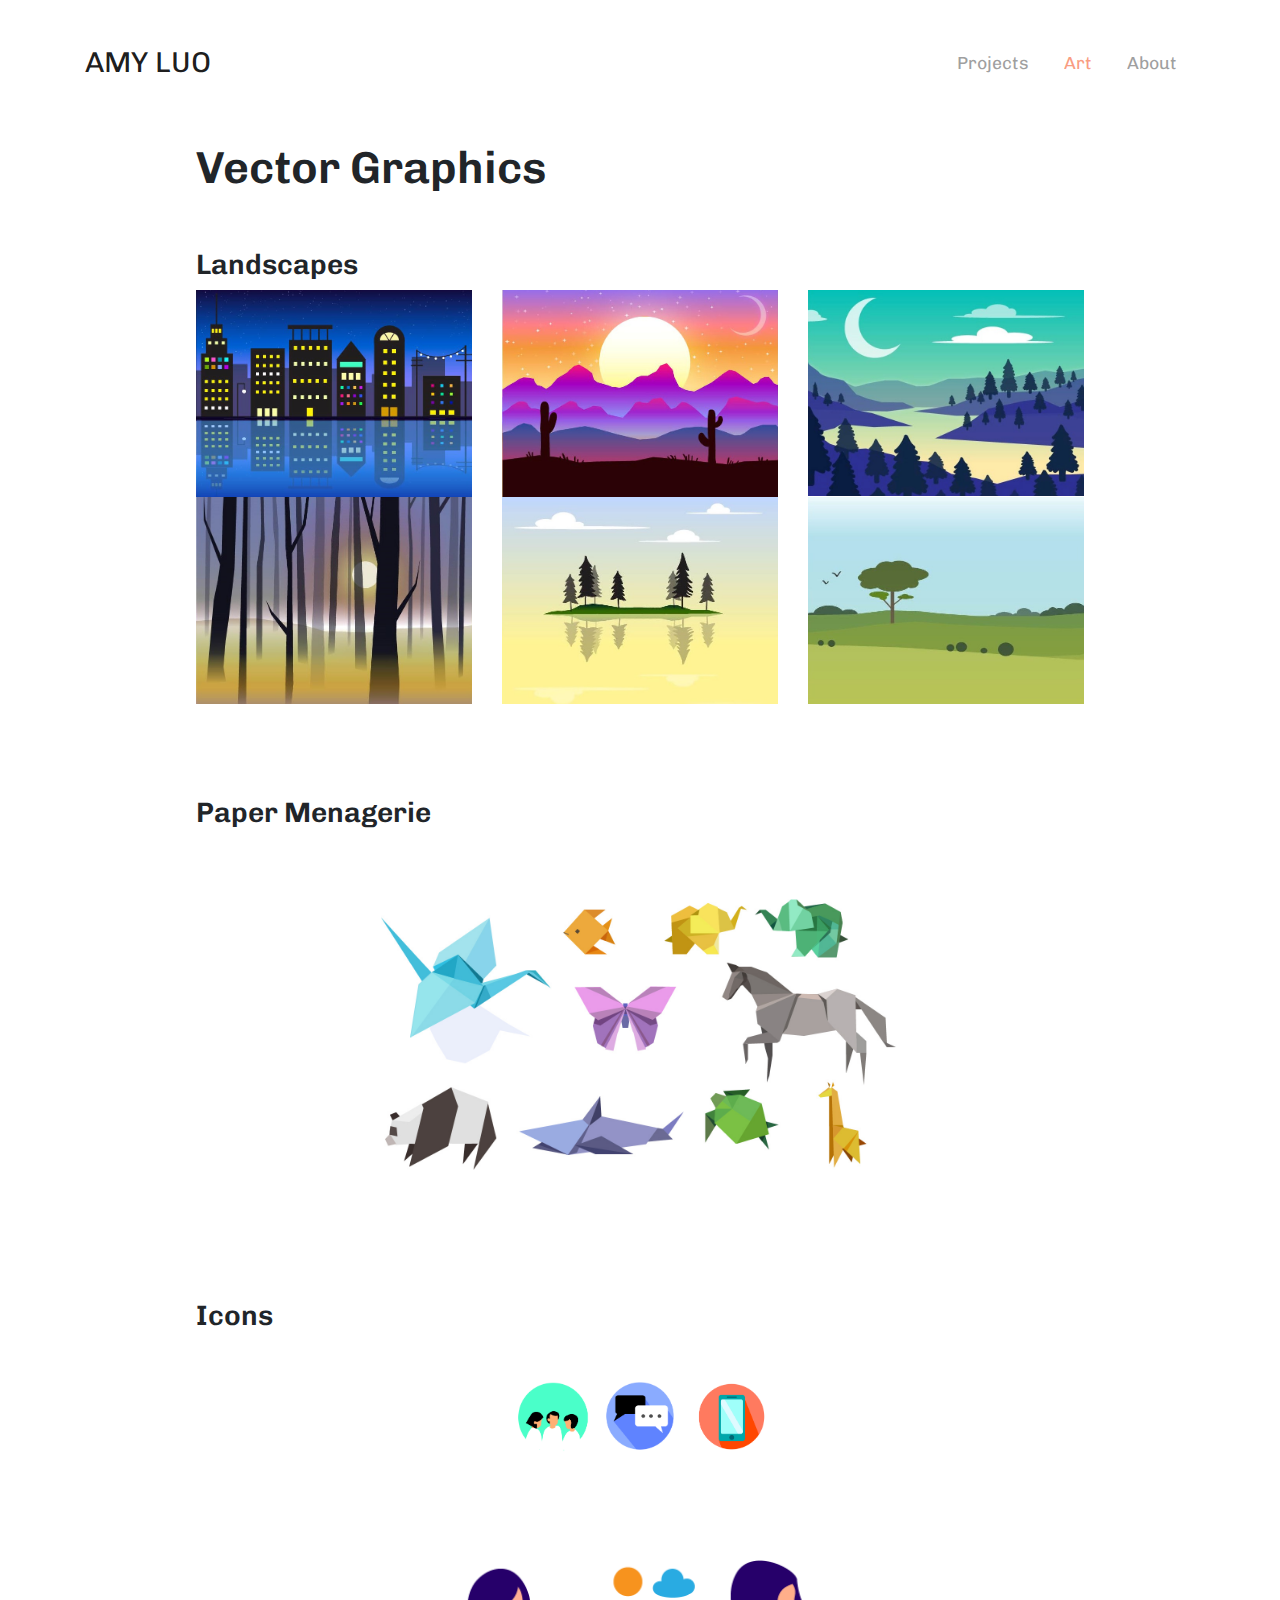
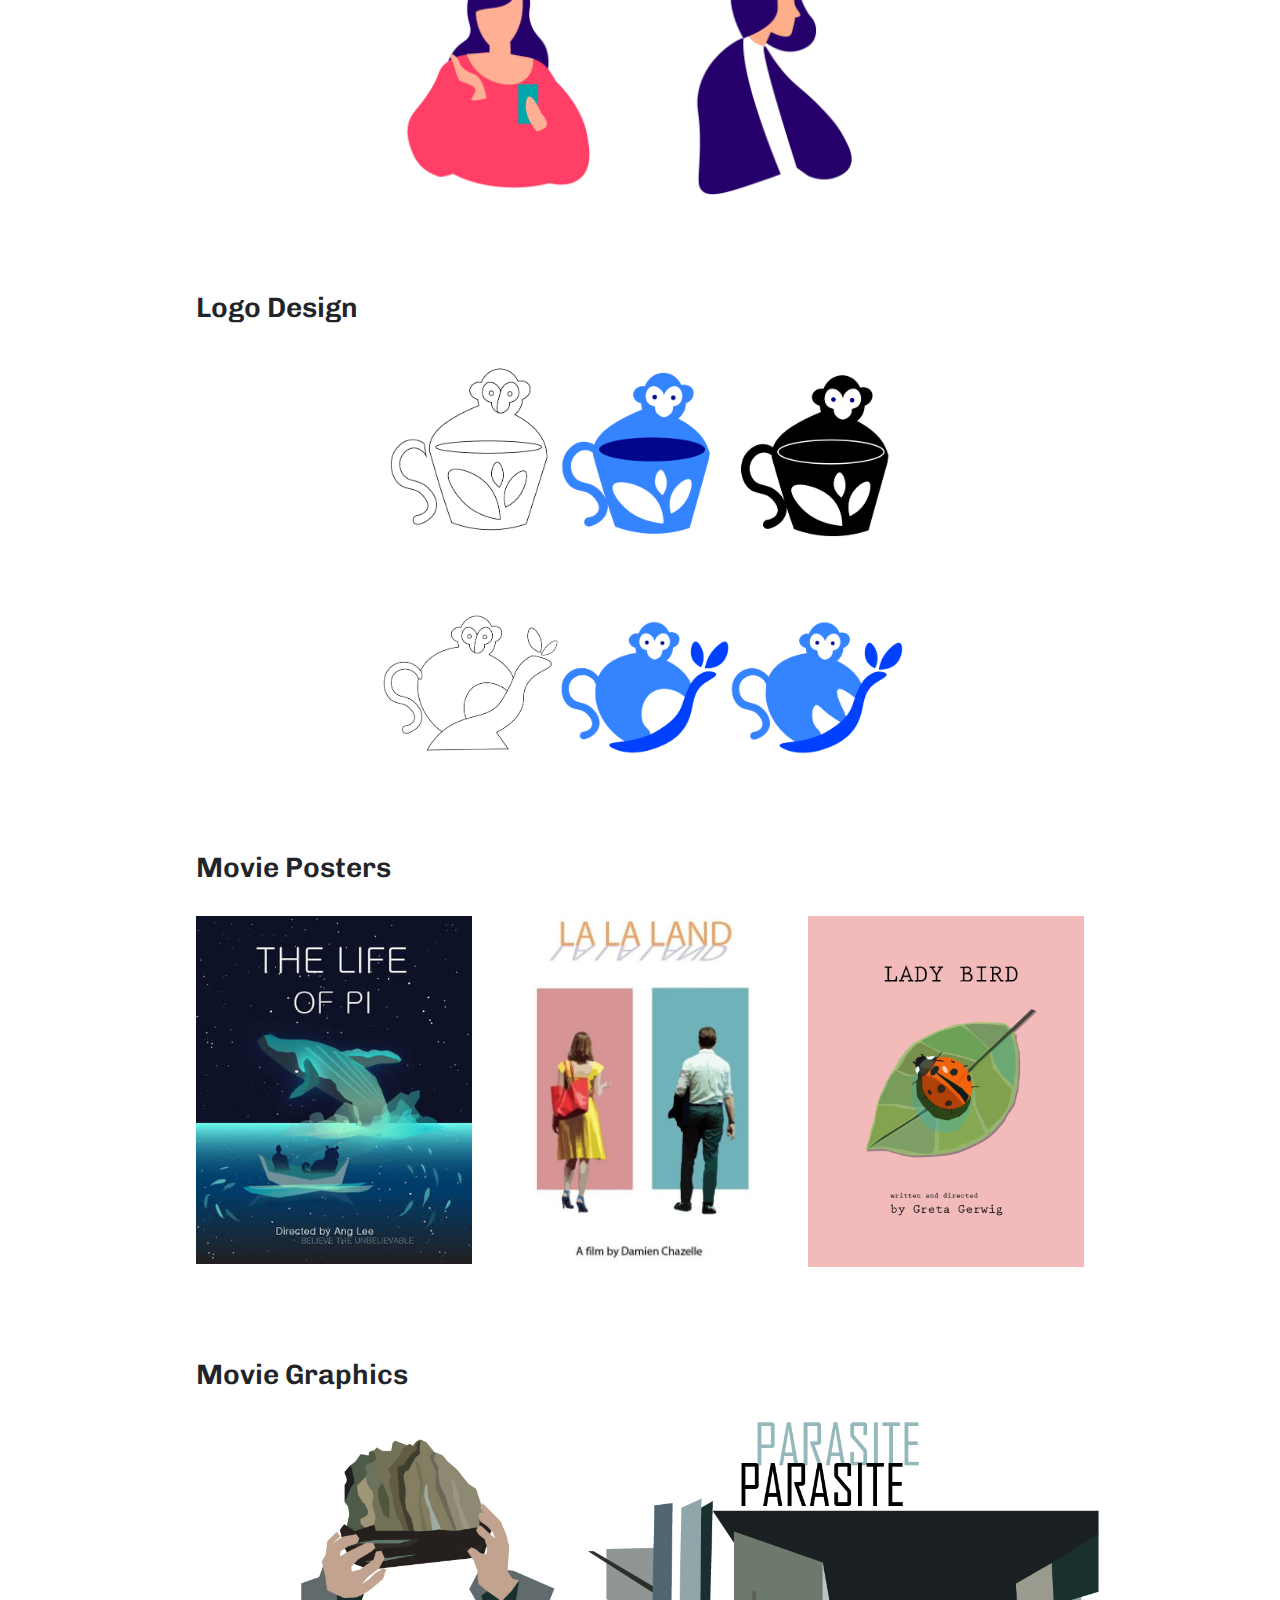
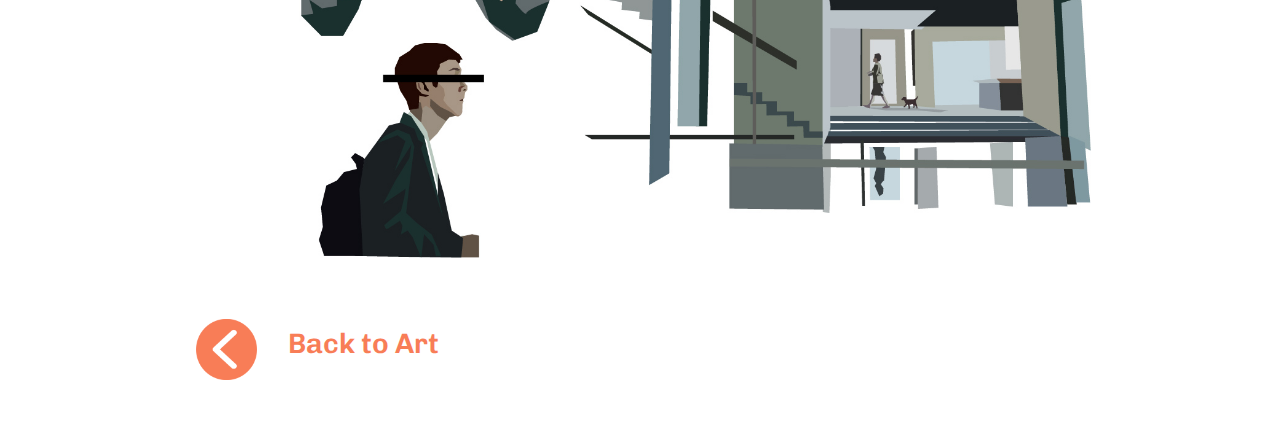
<file: vector.html>
<!doctype html>
<html lang="en">

<head>
    <!-- Required meta tags -->
    <meta charset="utf-8">
    <meta name="viewport" content="width=device-width, initial-scale=1, shrink-to-fit=no">

    <!-- Bootstrap CSS -->
    <link rel="stylesheet" href="https://stackpath.bootstrapcdn.com/bootstrap/4.3.1/css/bootstrap.min.css"
        integrity="sha384-ggOyR0iXCbMQv3Xipma34MD+dH/1fQ784/j6cY/iJTQUOhcWr7x9JvoRxT2MZw1T" crossorigin="anonymous">
    <!--External CSS-->
    <link rel="stylesheet" href="css/styles.css">

    <!-- Import Fonts -->
    <link
        href="https://fonts.googleapis.com/css2?family=Chivo:ital,wght@0,300;0,400;0,700;1,300&family=Share+Tech&display=swap"
        rel="stylesheet">

    <title>Art</title>
</head>

<body>
    <!--Navigation Bar-->
    <div class="container">
        <nav class="navbar navbar-expand-lg navbar-light p-0">
            <a class="navbar-brand" href="index.html">AMY LUO</a>
            <button class="navbar-toggler" type="button" data-toggle="collapse" data-target="#navbarNavAltMarkup"
                aria-controls="navbarNavAltMarkup" aria-expanded="false" aria-label="Toggle navigation">
                <span class="navbar-toggler-icon"></span>
            </button>
            <div class="collapse navbar-collapse" id="navbarNavAltMarkup">
                <div class="navbar-nav ml-auto">
                    <a class="nav-item pg-link" href="projects.html">Projects</a>
                    <a class="nav-item pg-link active" href="art.html">Art</a>
                    <a class="nav-item pg-link" href="about.html">About</a>
                </div>
            </div>

        </nav>
    </div>

    <div class="container">
        <!--<ul class="breadcrumb">
            <li><a href="art.html">Art</a></li>
            <li>Vector Graphics</li>
        </ul>-->

        <div class="project-wrapper">

            <div class="row">
                <h1 class="col">Vector Graphics</h1>
                <div class="margin-lg">

                    <h3 class="col">Landscapes</h3>
                    <div class="container">
                        <div class="row">
                            <div class="col-md-4 m-0">
                                <img class="img-lg" src="images/vector art/cityscape.jpg" alt="city">
                            </div>
                            <div class="col-md-4 m-0">
                                <img class="img-lg" src="images/vector art/desert.jpg" alt="desert">
                            </div>
                            <div class="col-md-4 m-0">
                                <img class="img-lg" src="images/vector art/forest.jpg" alt="forest">
                            </div>
                        </div>

                        <div class="row">
                            <div class="col-md-4 m-0">
                                <img class="img-lg" src="images/vector art/mistyforest.jpg" alt="misty forest">
                            </div>
                            <div class="col-md-4 m-0">
                                <img class="img-lg" src="images/vector art/tree island.jpg" alt="tree island">
                            </div>
                            <div class="col-md-4 m-0">
                                <img class="img-lg" src="images/vector art/field.jpg" alt="field">
                            </div>
                        </div>
                    </div>
                </div>

                <div class="margin-lg">
                    <h3 class="col">Paper Menagerie</h3>
                    <img class="img-sm padding-lg" src="images/vector art/menagerie.jpg" alt="menagerie animals">
                </div>


                <div class="padding-sm">
                    <h3 class="col">Icons</h3>
                    <img class="img-xs padding-md" src="images/vector art/icons1.png">
                    <img class="img-sm padding-md" src="images/vector art/icons2.png">
                </div>

                <div class="padding-sm">
                    <h3 class="col">Logo Design</h3>
                    <img class="img-sm" src="images/vector art/logo1.png">
                    <img class="img-sm" src="images/vector art/logo2.png">
                </div>


                <div class="margin-lg">

                    <h3 class="col">Movie Posters</h3><br>
                    <div class="container">
                        <div class="row">
                            <div class="col-md-4 m-0">
                                <img class="img-lg" src="images/vector art/movie_1.jpg" alt="life of pi">
                            </div>
                            <div class="col-md-4 m-0">
                                <img class="img-lg" src="images/vector art/movie_2.jpg" alt="lalaland">
                            </div>
                            <div class="col-md-4 m-0">
                                <img class="img-lg" src="images/vector art/movie_3.jpg" alt="ladybird">
                            </div>
                        </div>
                    </div>
                </div>

                <div class="margin-lg">

                    <h3 class="col">Movie Graphics</h3>
                    <img class="img-lg padding-sm" src="images/vector art/parasitegraphic.jpg" alt="parasite">


                </div>
            </div>

            <a class="back-button" href="art.html">
                <img class="back-icon" src="images/back-button.png" alt="back to art">
                <h3 class="back-text">Back to Art</h3>
            </a>



        </div>
    </div>

    <!-- Optional JavaScript -->
    <!-- jQuery first, then Popper.js, then Bootstrap JS -->
    <script src="https://code.jquery.com/jquery-3.3.1.slim.min.js"
        integrity="sha384-q8i/X+965DzO0rT7abK41JStQIAqVgRVzpbzo5smXKp4YfRvH+8abtTE1Pi6jizo"
        crossorigin="anonymous"></script>
    <script src="https://cdnjs.cloudflare.com/ajax/libs/popper.js/1.14.7/umd/popper.min.js"
        integrity="sha384-UO2eT0CpHqdSJQ6hJty5KVphtPhzWj9WO1clHTMGa3JDZwrnQq4sF86dIHNDz0W1"
        crossorigin="anonymous"></script>
    <script src="https://stackpath.bootstrapcdn.com/bootstrap/4.3.1/js/bootstrap.min.js"
        integrity="sha384-JjSmVgyd0p3pXB1rRibZUAYoIIy6OrQ6VrjIEaFf/nJGzIxFDsf4x0xIM+B07jRM"
        crossorigin="anonymous"></script>
</body>

</html>
</file>
<file: css/styles.css>
/* Universal Selector */
* {
    font-family: 'Chivo', sans-serif;
}

body { 
    animation: fadeInAnimation ease 1.5s;
    animation-iteration-count: 1; 
    animation-fill-mode: forwards; 
} 

.parallax-window {
	min-height: 400px;
	background: transparent;
}
  
@keyframes fadeInAnimation { 
    0% { 
        opacity: 0; 
    } 
    100% { 
        opacity: 1; 
     } 
} 

a {
    color: #F87D57;
    transition:0.25s;
}

a:hover {
    color: #F87D57;
    opacity: 0.5;
    text-decoration: none;
}

.bold {
    font-size: 1.5em;
    font-weight: 600;
}

#about-img {
    margin: auto;
    width: 100%;
}

.contact-icon {
    width: 2.2em;
    margin-right: 1em;
}

h1, h2, h3 {
    font-weight: 600;
    width: 100%;
}

h1 {
    font-size: 2.8rem;
}

h2, h5 {
    color: #F87D57;
}

h5 {
    font-weight: 600;
}

#landing {
    font-size: 1.2em;
}

#landing p {
    padding: 1em 0em;
}

#landing-text {
    position: relative;
    padding: 2em;
}

#landing-icon {
    display: block;
    margin: auto;
    max-width: 80%;
}
 

.highlight {
    background: linear-gradient(180deg,rgba(255,255,255,0) 65%, #ffcf35 65%);
  }

#top-corner {
    position: absolute;
    top: 0px;
    left: 0px;
    width: 20%;
}

#bottom-corner {
    width: 20%;
    position: absolute;
    bottom: 20px;
    right: 0px;
}

.pg-link {
    padding: 1.8em;
    color: grey;
}

.navbar {
    margin: 2em 0;
}

.navbar-brand {
    font-size: 1.8em;
}

.pg-link {
    text-decoration: none;
    padding: 1em 0px;
    margin: 0px 1em;
    display: inline-block;
    position: relative;
    opacity: 0.75;
    font-size: 1.1em;
  }
  
  .pg-link:hover {
    opacity: 1;
    text-decoration: none;
  }
  
  .pg-link::before {
    transition: 200ms;
    height: 5px;
    content: "";
    position: absolute;
    background-color: #F87D57;
  }
  
  .pg-link::before {
    width: 0%;
    bottom: 10px;
  }
  
  .pg-link:hover::before {
    width: 100%;
  }

  .active {
    color: #F87D57;
  }

  .img-card-art img{
      width:100%;
  }

  .img-card-art {
      margin-bottom: 3em;
  }

  .card-art-label {
      margin: 0.5em;
      font-size: 1.2em;
      text-align: center;
      font-weight: 300;
  }

  .overlay {
    position: absolute;
    top: 0;
    bottom: 0;
    left: 0;
    right: 0;
    height: 100%;
    width: 100%;
    opacity: 0;
    transition: .8s ease;
    background-color: #F87D57;
  }

  .img-wrapper {
    position: relative;
  }
  
  .img-wrapper:hover .overlay {
    opacity: 0.9;
  }
  
  .text {
    color: white;
    position: absolute;
    top: 50%;
    left: 50%;
    -webkit-transform: translate(-50%, -50%);
    -ms-transform: translate(-50%, -50%);
    transform: translate(-50%, -50%);
    text-align: center;
    font-size: 2.8em;
    font-weight: 600;
    text-align: left;
  }

  .text::before {
    content: "";
    position: absolute;
    width: 100%;
    height: 2px;
    bottom: 0;
    left: 0;
    background-color: white;
    visibility: hidden;
    transform: scaleX(0);
    transition: all 0.3s ease-in-out 0s;
  }

  .img-wrapper:hover .overlay .text::before {
    visibility: visible;
    transform: scaleX(1);
  }

  .project-label1 {
      margin-top: 0.5em;
      font-size: 1.1em;
      font-weight: 400;
      color:black;
  }

  .project-label2 {
    color: grey;
    font-weight: 300;
  }

  .project-title {
    display: inline;
    margin-right: 0.5em;
  }

  .project-descrip {
      font-weight: 300;
      font-size: 1.5em;
  }

  .project-img {
      width: 100%;
      margin: 1em 0 2em 0;
  }

  .padding-sm {
      padding: 1em 0;
  }

  .padding-md {
      padding: 2em 0;
  }

  .padding-lg {
      padding: 3em 0;
  }

  .margin-negative {
    margin: 2em -3em;
  }

  .margin-sm {
      margin: 2em 0em;
  }

  .margin-lg {
      margin: 3em 0;
  }

  .project-wrapper {
      padding-top: 1em;
      font-size: 95%;
  }

  .img-large {
      width: 100%;
  }

  .side-title{
      font-size: 1.2em;
      font-weight: 600;
      padding: 1em;
  }

  .title {
    font-size: 1.2em;
    font-weight: 600;
    padding-bottom: 0.5em;
    width: 100%;
  }

  .side-descrip {
      padding: 1em;
  }

  .img-lg {
      margin: auto;
      width: 100%;
  }

  .img-caption {
      text-align: center;
      font-weight: 300;
      font-style: italic;
  }

  .grey-bg{
      background-color: #F2F2F2;
      padding: 2em;
  }

  .side-highlight {
      border-left: 8px solid #F87D57;
  }

  .img-left {
      width:60%;
      padding: 1em;
  }

  .back-button{
    padding: 5em 0em;
    /*padding: 2em 0em;*/

    /*Fixed positioning
    position: fixed;
    bottom: 0px;
    left: 1.2em; */
  }
  
  .back-icon {
      width: 4em;
  }

  .back-text {
      display: inline-block;
      padding-left: 1em;
      width: 50%;
      /*font-size: 0.9em;*/
  }

/* Style the list */
ul.breadcrumb {
    padding: 0px 0px;
    list-style: none;
    background-color: white;
}

/* Display list items side by side */
ul.breadcrumb li {
    display: inline;
    font-size: 18px;
}

/* Add a slash symbol (/) before/behind each list item */
ul.breadcrumb li+li:before {
    padding: 8px;
    color: black;
    content: "/\00a0";
}

/* Add a color to all links inside the list */
ul.breadcrumb li a {
    color: #F87D57;
    text-decoration: none;
}

/* Add a color on mouse-over */
ul.breadcrumb li a:hover {
    color: #962c2c;
}

#lightgallery{
    margin: auto
}

.gallery-img {
    /*display: inline-block;*/
    width: 20%;
    padding: 0.5em;
}

/*Small devices (landscape phones, 576px and up)*/
@media only screen and (max-width: 767px) {
    .project-wrapper {
        width: 100%;
    }
    .img-sm, .img-md {
        display: block;
        margin: auto;
        width: 100%;
    }

    .img-xs {
        display: block;
        margin: auto;
        width: 50%;
    }

    .side-title {
        width: 100%;
    }

    .side-descrip {
        width: 100%;
    }
}

/*Medium devices (tablets, 768px and up)*/
@media only screen and (min-width: 768px) {
    .project-wrapper {
        width: 100%;
    }

    .img-md {
        display: block;
        margin: auto;
        width: 80%;
    }
  
    .img-sm {
        display: block;
        margin: auto;
        width: 60%;
    }

    .img-xs {
        display:block;
        margin: auto;
        width: 30%;
    }

    .side-title {
        width: 25%;
    }

    .side-descrip {
        width: 75%;
    }

}

/*Large devices (desktops, 992px and up)*/
@media only screen and (min-width: 992px) {
    .project-wrapper {
        width: 80%;
        margin: auto;
    }

    .side-title {
        width: 25%;
    }

    .side-descrip {
        width: 75%;
    }
}

/*Extra large devices (large desktops, 1200px and up)*/
@media only screen and (min-width: 1200px) {
    .project-wrapper {
        width: 80%;
        margin: auto;
    }

    .side-title {
        width: 25%;
    }

    .side-descrip {
        width: 75%;
    }
}
</file>
